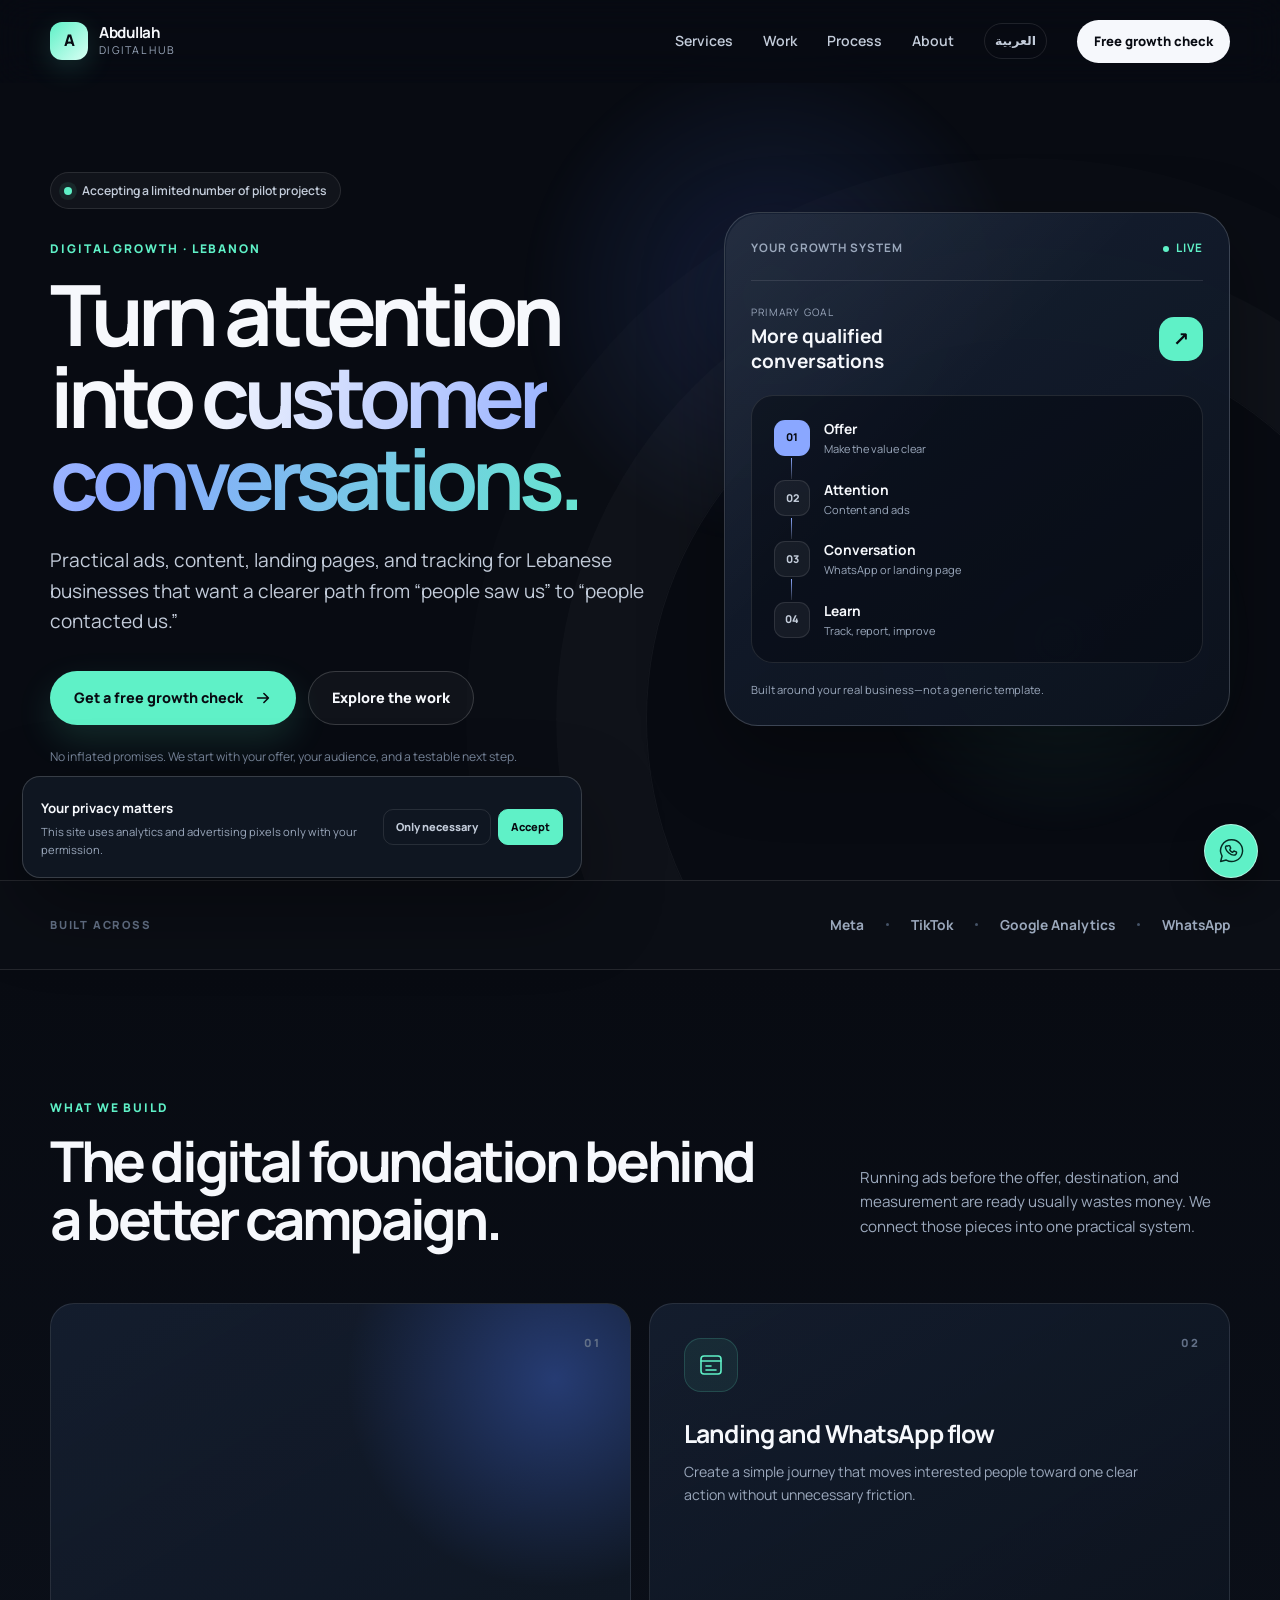
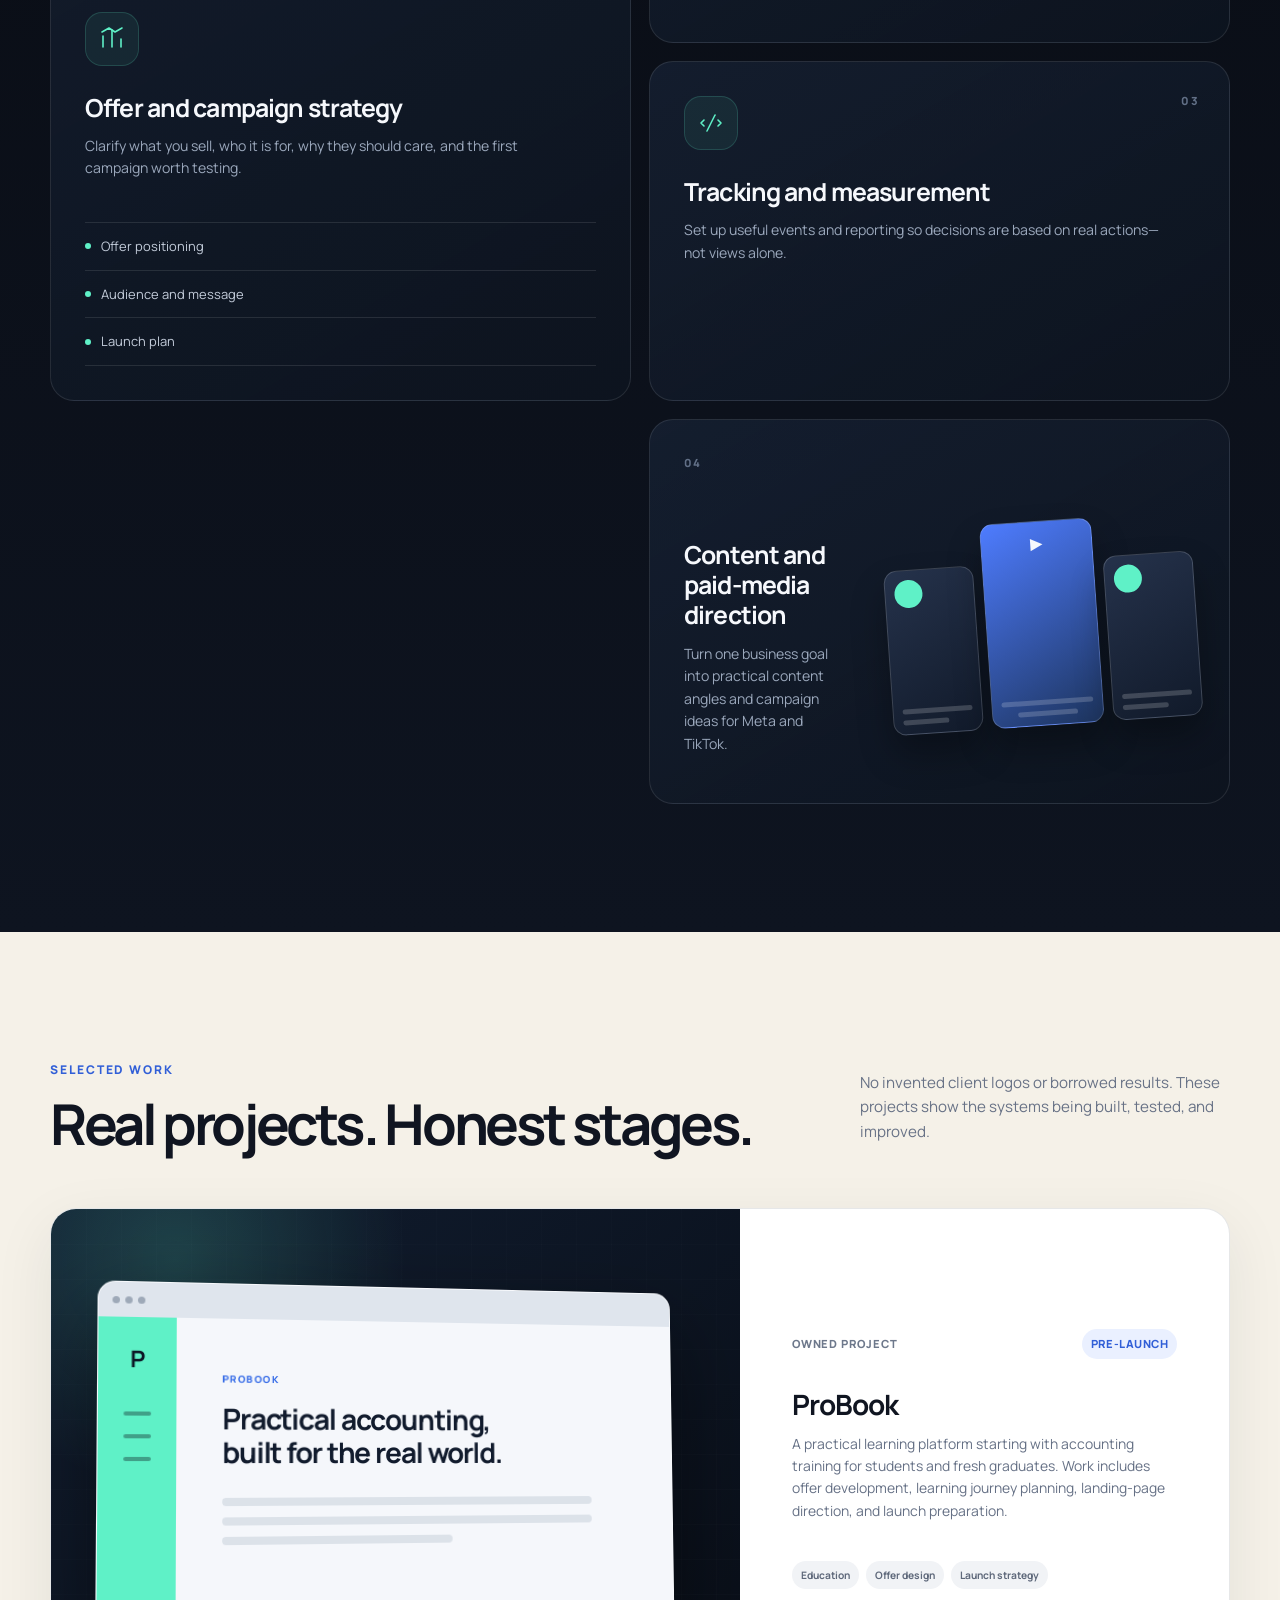
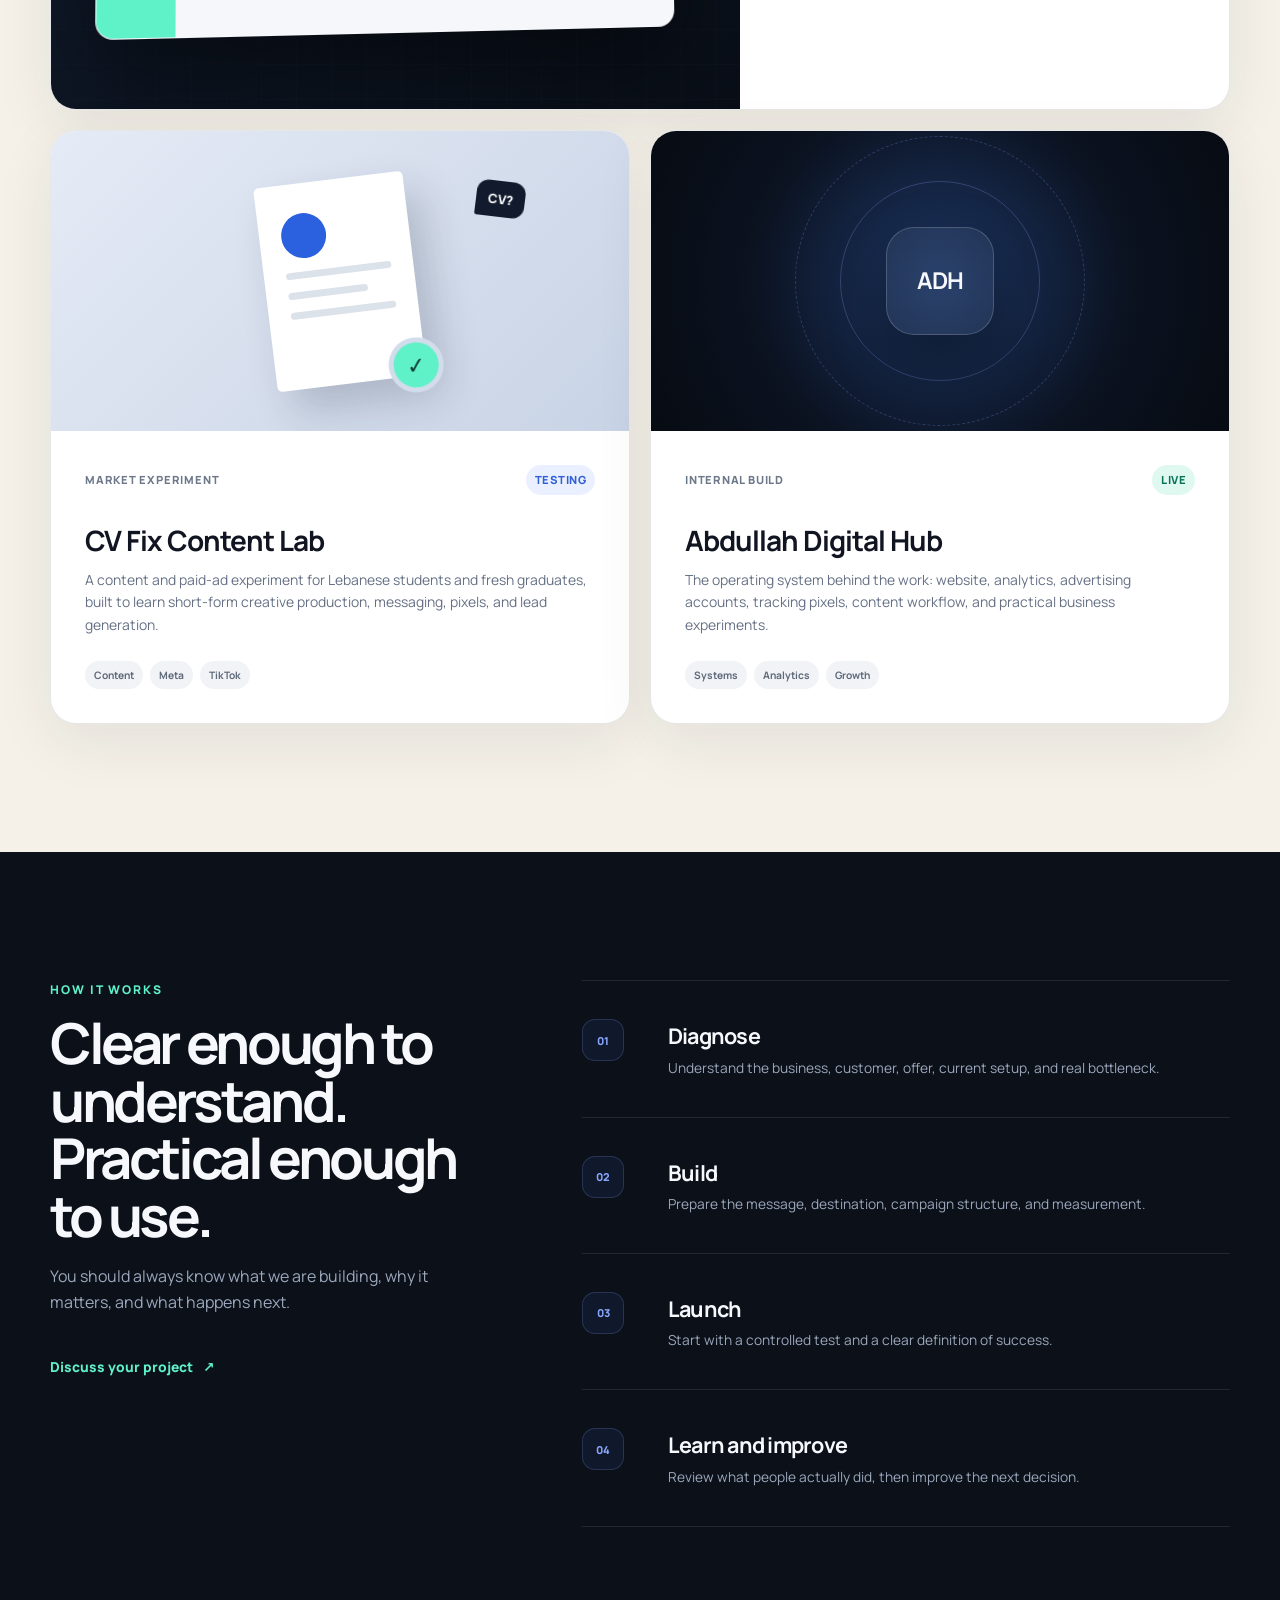
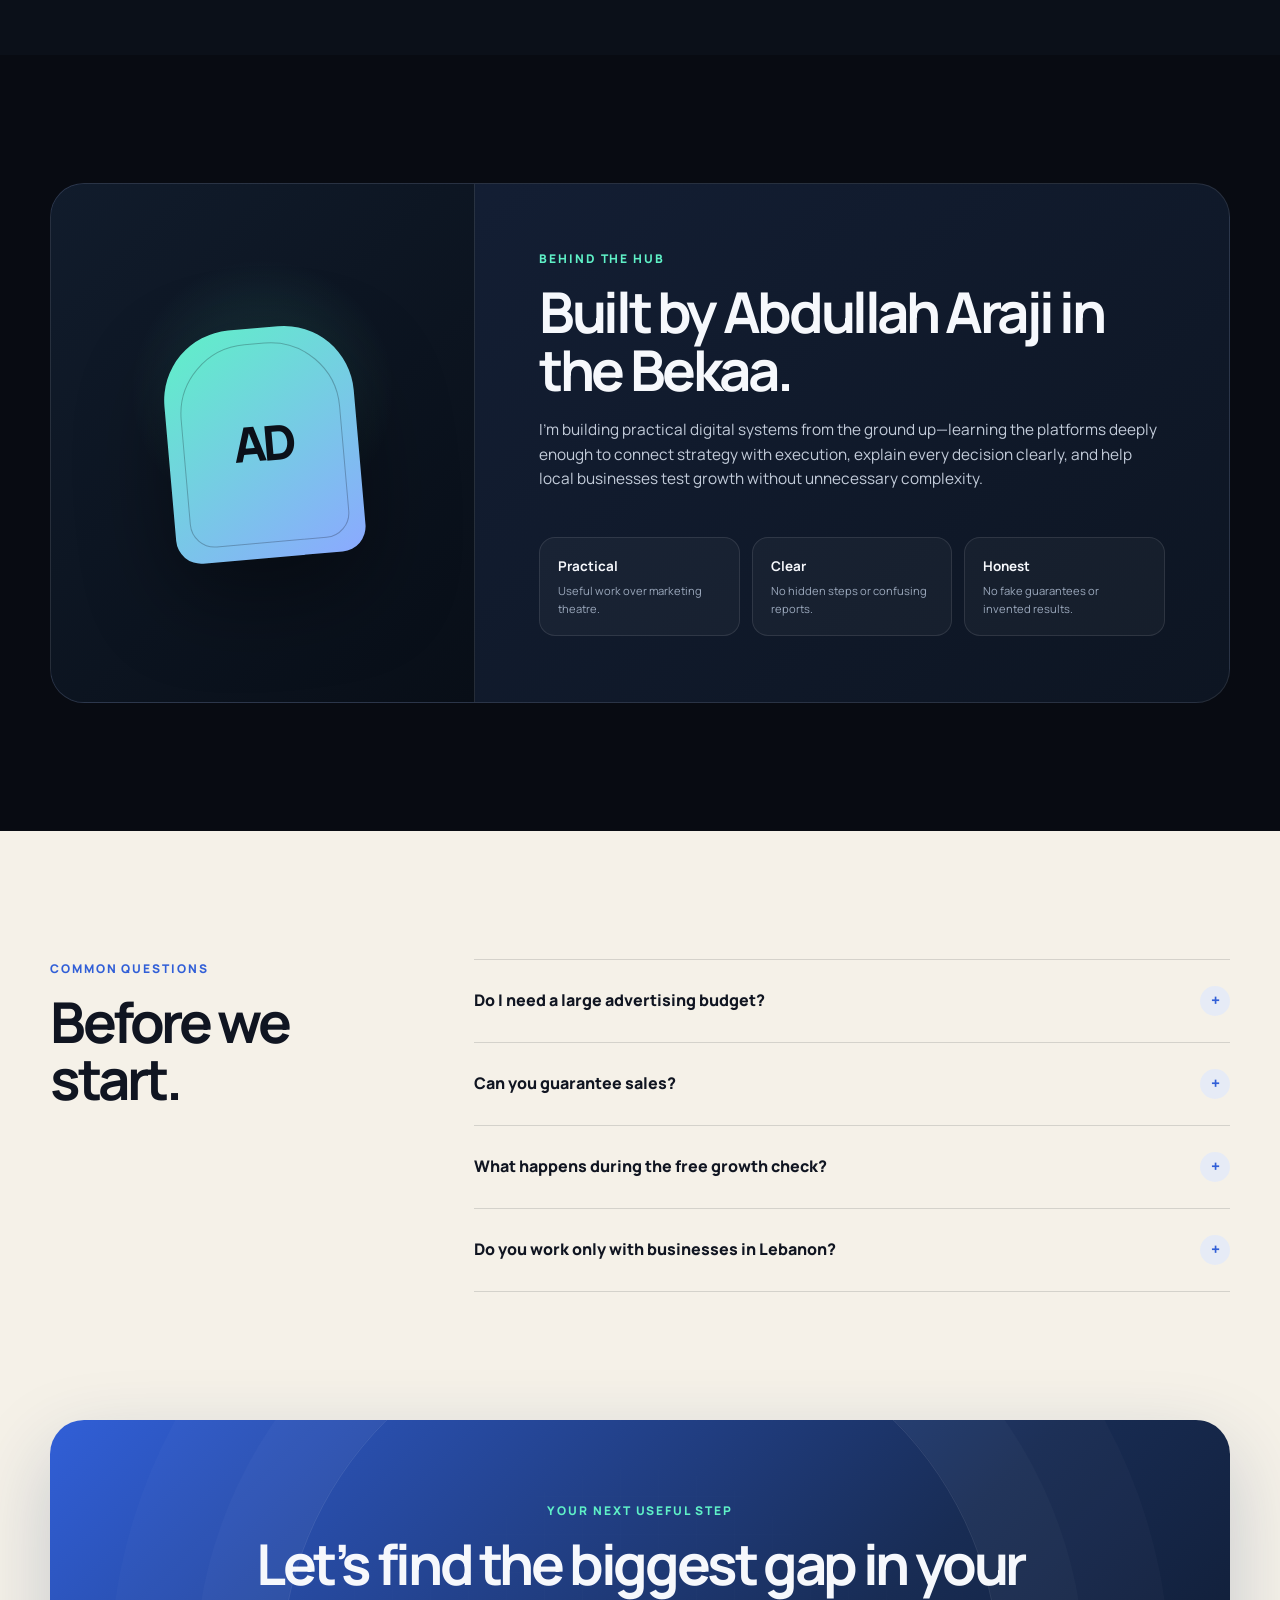
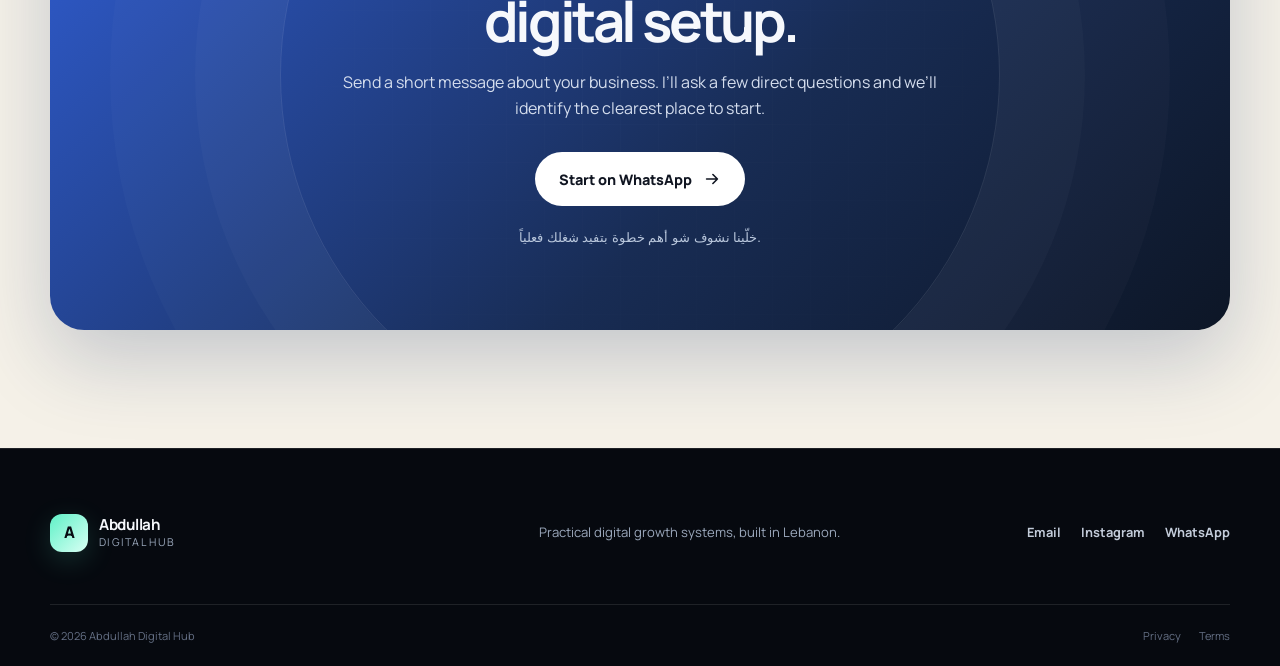
<file: index.html>
<!doctype html>
<html lang="en" dir="ltr">
<head>
  <meta charset="UTF-8">
  <meta name="viewport" content="width=device-width, initial-scale=1.0">
  <title>Digital Growth for Lebanese Businesses | Abdullah Digital Hub</title>
  <meta name="description" content="Practical ads, content, landing pages, and tracking for Lebanese businesses that want more customer conversations—not just more views.">
  <meta name="theme-color" content="#080b12">
  <link rel="canonical" href="https://bo2bakraraji.github.io/abdullah-digital-hub/">
  <link rel="icon" href="favicon.svg" type="image/svg+xml">
  <link rel="preconnect" href="https://fonts.googleapis.com">
  <link rel="preconnect" href="https://fonts.gstatic.com" crossorigin>
  <link href="https://fonts.googleapis.com/css2?family=Manrope:wght@400;500;600;700;800&display=swap" rel="stylesheet">
  <meta property="og:type" content="website">
  <meta property="og:title" content="Digital Growth for Lebanese Businesses | Abdullah Digital Hub">
  <meta property="og:description" content="Practical digital systems designed to turn attention into real customer conversations.">
  <meta property="og:url" content="https://bo2bakraraji.github.io/abdullah-digital-hub/">
  <meta property="og:site_name" content="Abdullah Digital Hub">
  <meta name="twitter:card" content="summary">
  <link rel="stylesheet" href="style.css?v=20260711-2">
  <script type="application/ld+json">
  {
    "@context": "https://schema.org",
    "@type": "ProfessionalService",
    "name": "Abdullah Digital Hub",
    "url": "https://bo2bakraraji.github.io/abdullah-digital-hub/",
    "email": "abdullaharaji67th@gmail.com",
    "telephone": "+9613341360",
    "areaServed": "Lebanon",
    "description": "Practical digital growth setup for Lebanese businesses, including ads, content direction, landing pages, and tracking."
  }
  </script>
</head>
<body>
  <a class="skip-link" href="#main">Skip to content</a>

  <header class="site-header" data-header>
    <nav class="nav container" aria-label="Main navigation">
      <a class="brand" href="#top" aria-label="Abdullah Digital Hub home">
        <span class="brand-mark" aria-hidden="true">A</span>
        <span class="brand-copy">
          <strong>Abdullah</strong>
          <small>Digital Hub</small>
        </span>
      </a>

      <button class="menu-toggle" type="button" aria-expanded="false" aria-controls="nav-menu" data-menu-toggle>
        <span class="sr-only">Open navigation</span>
        <span></span><span></span>
      </button>

      <div class="nav-menu" id="nav-menu" data-menu>
        <a href="#services" data-i18n="nav.services">Services</a>
        <a href="#work" data-i18n="nav.work">Work</a>
        <a href="#process" data-i18n="nav.process">Process</a>
        <a href="#about" data-i18n="nav.about">About</a>
        <button class="language-toggle" type="button" data-language-toggle aria-label="Switch language">العربية</button>
        <a class="nav-cta" href="https://wa.me/9613341360?text=Hi%20Abdullah%2C%20I%27d%20like%20a%20free%20growth%20check%20for%20my%20business." target="_blank" rel="noopener" data-track="whatsapp-nav" data-i18n="nav.cta">Free growth check</a>
      </div>
    </nav>
  </header>

  <main id="main">
    <section class="hero" id="top">
      <div class="hero-glow hero-glow-one" aria-hidden="true"></div>
      <div class="hero-glow hero-glow-two" aria-hidden="true"></div>
      <div class="container hero-grid">
        <div class="hero-copy reveal">
          <div class="availability">
            <span class="pulse" aria-hidden="true"></span>
            <span data-i18n="hero.availability">Accepting a limited number of pilot projects</span>
          </div>
          <p class="eyebrow" data-i18n="hero.eyebrow">Digital growth · Lebanon</p>
          <h1 data-i18n="hero.title">Turn attention into <span>customer conversations.</span></h1>
          <p class="hero-subtitle" data-i18n="hero.subtitle">Practical ads, content, landing pages, and tracking for Lebanese businesses that want a clearer path from “people saw us” to “people contacted us.”</p>
          <div class="hero-actions">
            <a class="button button-primary" href="https://wa.me/9613341360?text=Hi%20Abdullah%2C%20I%27d%20like%20a%20free%20growth%20check%20for%20my%20business." target="_blank" rel="noopener" data-track="whatsapp-hero">
              <span data-i18n="hero.primary">Get a free growth check</span>
              <svg viewBox="0 0 20 20" aria-hidden="true"><path d="M4 10h12M11 5l5 5-5 5"/></svg>
            </a>
            <a class="button button-secondary" href="#work" data-i18n="hero.secondary">Explore the work</a>
          </div>
          <p class="hero-note" data-i18n="hero.note">No inflated promises. We start with your offer, your audience, and a testable next step.</p>
        </div>

        <div class="system-card reveal" aria-label="A four-step digital growth system">
          <div class="system-card-top">
            <span data-i18n="system.label">Your growth system</span>
            <span class="live-indicator"><i></i><span data-i18n="system.live">LIVE</span></span>
          </div>
          <div class="system-score">
            <div>
              <small data-i18n="system.goalLabel">PRIMARY GOAL</small>
              <strong data-i18n="system.goal">More qualified conversations</strong>
            </div>
            <span class="score-icon" aria-hidden="true">↗</span>
          </div>
          <div class="system-flow">
            <div class="flow-step active">
              <span>01</span>
              <div><strong data-i18n="system.offer">Offer</strong><small data-i18n="system.offerText">Make the value clear</small></div>
            </div>
            <div class="flow-line"><i></i></div>
            <div class="flow-step">
              <span>02</span>
              <div><strong data-i18n="system.attention">Attention</strong><small data-i18n="system.attentionText">Content and ads</small></div>
            </div>
            <div class="flow-line"><i></i></div>
            <div class="flow-step">
              <span>03</span>
              <div><strong data-i18n="system.conversation">Conversation</strong><small data-i18n="system.conversationText">WhatsApp or landing page</small></div>
            </div>
            <div class="flow-line"><i></i></div>
            <div class="flow-step">
              <span>04</span>
              <div><strong data-i18n="system.learn">Learn</strong><small data-i18n="system.learnText">Track, report, improve</small></div>
            </div>
          </div>
          <div class="system-footer">
            <span data-i18n="system.footer">Built around your real business—not a generic template.</span>
          </div>
        </div>
      </div>
    </section>

    <section class="platform-strip" aria-label="Platforms and channels">
      <div class="container platform-row">
        <span data-i18n="platforms.label">Built across</span>
        <div class="platforms">
          <strong>Meta</strong><i></i><strong>TikTok</strong><i></i><strong>Google Analytics</strong><i></i><strong>WhatsApp</strong>
        </div>
      </div>
    </section>

    <section class="section services" id="services">
      <div class="container">
        <div class="section-intro reveal">
          <div>
            <p class="eyebrow" data-i18n="services.eyebrow">What we build</p>
            <h2 data-i18n="services.title">The digital foundation behind a better campaign.</h2>
          </div>
          <p data-i18n="services.intro">Running ads before the offer, destination, and measurement are ready usually wastes money. We connect those pieces into one practical system.</p>
        </div>

        <div class="bento-grid">
          <article class="service-card service-card-featured reveal">
            <div class="card-number">01</div>
            <div class="service-icon" aria-hidden="true">
              <svg viewBox="0 0 28 28"><path d="M5 22V11m9 11V5m9 17v-8"/><path d="m4 7 7-4 6 4 7-4"/></svg>
            </div>
            <h3 data-i18n="services.strategyTitle">Offer and campaign strategy</h3>
            <p data-i18n="services.strategyText">Clarify what you sell, who it is for, why they should care, and the first campaign worth testing.</p>
            <ul>
              <li data-i18n="services.strategyOne">Offer positioning</li>
              <li data-i18n="services.strategyTwo">Audience and message</li>
              <li data-i18n="services.strategyThree">Launch plan</li>
            </ul>
          </article>

          <article class="service-card reveal">
            <div class="card-number">02</div>
            <div class="service-icon" aria-hidden="true">
              <svg viewBox="0 0 28 28"><rect x="4" y="5" width="20" height="18" rx="3"/><path d="M4 10h20M9 15h5M9 19h10"/></svg>
            </div>
            <h3 data-i18n="services.funnelTitle">Landing and WhatsApp flow</h3>
            <p data-i18n="services.funnelText">Create a simple journey that moves interested people toward one clear action without unnecessary friction.</p>
          </article>

          <article class="service-card reveal">
            <div class="card-number">03</div>
            <div class="service-icon" aria-hidden="true">
              <svg viewBox="0 0 28 28"><path d="M7 17 4 14l3-3M21 11l3 3-3 3"/><path d="M10 22 18 6"/></svg>
            </div>
            <h3 data-i18n="services.trackingTitle">Tracking and measurement</h3>
            <p data-i18n="services.trackingText">Set up useful events and reporting so decisions are based on real actions—not views alone.</p>
          </article>

          <article class="service-card service-card-wide reveal">
            <div class="wide-copy">
              <div class="card-number">04</div>
              <h3 data-i18n="services.contentTitle">Content and paid-media direction</h3>
              <p data-i18n="services.contentText">Turn one business goal into practical content angles and campaign ideas for Meta and TikTok.</p>
            </div>
            <div class="content-preview" aria-hidden="true">
              <div class="preview-post"><span></span><i></i><i></i></div>
              <div class="preview-post preview-post-main"><b>▶</b><i></i><i></i></div>
              <div class="preview-post"><span></span><i></i><i></i></div>
            </div>
          </article>
        </div>
      </div>
    </section>

    <section class="section work" id="work">
      <div class="container">
        <div class="section-intro reveal">
          <div>
            <p class="eyebrow" data-i18n="work.eyebrow">Selected work</p>
            <h2 data-i18n="work.title">Real projects. Honest stages.</h2>
          </div>
          <p data-i18n="work.intro">No invented client logos or borrowed results. These projects show the systems being built, tested, and improved.</p>
        </div>

        <div class="project-grid">
          <article class="project-card project-main reveal">
            <div class="project-visual probook-visual" aria-hidden="true">
              <div class="probook-window">
                <div class="window-bar"><i></i><i></i><i></i></div>
                <div class="probook-layout">
                  <div class="probook-sidebar"><strong>P</strong><span></span><span></span><span></span></div>
                  <div class="probook-content"><small>PROBOOK</small><strong>Practical accounting,<br>built for the real world.</strong><i></i><i></i><i></i></div>
                </div>
              </div>
            </div>
            <div class="project-copy">
              <div class="project-meta">
                <span data-i18n="work.owned">Owned project</span>
                <span class="status" data-i18n="work.prelaunch">Pre-launch</span>
              </div>
              <h3>ProBook</h3>
              <p data-i18n="work.probookText">A practical learning platform starting with accounting training for students and fresh graduates. Work includes offer development, learning journey planning, landing-page direction, and launch preparation.</p>
              <div class="tags"><span>Education</span><span>Offer design</span><span>Launch strategy</span></div>
            </div>
          </article>

          <article class="project-card reveal">
            <div class="project-mini-visual cv-visual" aria-hidden="true">
              <div class="cv-paper"><span></span><i></i><i></i><i></i><b>✓</b></div>
              <div class="reaction-bubble">CV?</div>
            </div>
            <div class="project-copy">
              <div class="project-meta"><span data-i18n="work.experiment">Market experiment</span><span class="status" data-i18n="work.testing">Testing</span></div>
              <h3>CV Fix Content Lab</h3>
              <p data-i18n="work.cvText">A content and paid-ad experiment for Lebanese students and fresh graduates, built to learn short-form creative production, messaging, pixels, and lead generation.</p>
              <div class="tags"><span>Content</span><span>Meta</span><span>TikTok</span></div>
            </div>
          </article>

          <article class="project-card reveal">
            <div class="project-mini-visual hub-visual" aria-hidden="true">
              <div class="hub-orbit orbit-one"></div><div class="hub-orbit orbit-two"></div><strong>ADH</strong>
            </div>
            <div class="project-copy">
              <div class="project-meta"><span data-i18n="work.internal">Internal build</span><span class="status status-live" data-i18n="work.live">Live</span></div>
              <h3>Abdullah Digital Hub</h3>
              <p data-i18n="work.hubText">The operating system behind the work: website, analytics, advertising accounts, tracking pixels, content workflow, and practical business experiments.</p>
              <div class="tags"><span>Systems</span><span>Analytics</span><span>Growth</span></div>
            </div>
          </article>
        </div>
      </div>
    </section>

    <section class="section process" id="process">
      <div class="container process-grid">
        <div class="process-intro reveal">
          <p class="eyebrow" data-i18n="process.eyebrow">How it works</p>
          <h2 data-i18n="process.title">Clear enough to understand. Practical enough to use.</h2>
          <p data-i18n="process.intro">You should always know what we are building, why it matters, and what happens next.</p>
          <a class="text-link" href="https://wa.me/9613341360?text=Hi%20Abdullah%2C%20I%27d%20like%20to%20discuss%20a%20digital%20growth%20project." target="_blank" rel="noopener" data-track="whatsapp-process"><span data-i18n="process.link">Discuss your project</span><span>↗</span></a>
        </div>
        <ol class="process-list">
          <li class="reveal"><span>01</span><div><h3 data-i18n="process.discoverTitle">Diagnose</h3><p data-i18n="process.discoverText">Understand the business, customer, offer, current setup, and real bottleneck.</p></div></li>
          <li class="reveal"><span>02</span><div><h3 data-i18n="process.buildTitle">Build</h3><p data-i18n="process.buildText">Prepare the message, destination, campaign structure, and measurement.</p></div></li>
          <li class="reveal"><span>03</span><div><h3 data-i18n="process.launchTitle">Launch</h3><p data-i18n="process.launchText">Start with a controlled test and a clear definition of success.</p></div></li>
          <li class="reveal"><span>04</span><div><h3 data-i18n="process.learnTitle">Learn and improve</h3><p data-i18n="process.learnText">Review what people actually did, then improve the next decision.</p></div></li>
        </ol>
      </div>
    </section>

    <section class="section about" id="about">
      <div class="container about-card reveal">
        <div class="about-mark" aria-hidden="true"><span>AD</span></div>
        <div class="about-copy">
          <p class="eyebrow" data-i18n="about.eyebrow">Behind the hub</p>
          <h2 data-i18n="about.title">Built by Abdullah Araji in the Bekaa.</h2>
          <p data-i18n="about.text">I’m building practical digital systems from the ground up—learning the platforms deeply enough to connect strategy with execution, explain every decision clearly, and help local businesses test growth without unnecessary complexity.</p>
          <div class="principles">
            <div><strong data-i18n="about.practical">Practical</strong><span data-i18n="about.practicalText">Useful work over marketing theatre.</span></div>
            <div><strong data-i18n="about.clear">Clear</strong><span data-i18n="about.clearText">No hidden steps or confusing reports.</span></div>
            <div><strong data-i18n="about.honest">Honest</strong><span data-i18n="about.honestText">No fake guarantees or invented results.</span></div>
          </div>
        </div>
      </div>
    </section>

    <section class="section faq" id="faq">
      <div class="container faq-grid">
        <div class="reveal">
          <p class="eyebrow" data-i18n="faq.eyebrow">Common questions</p>
          <h2 data-i18n="faq.title">Before we start.</h2>
        </div>
        <div class="faq-list">
          <details class="reveal">
            <summary><span data-i18n="faq.oneQuestion">Do I need a large advertising budget?</span><i>+</i></summary>
            <p data-i18n="faq.oneAnswer">No. The first goal is to make sure the offer and customer journey deserve a larger budget. We can begin with a focused pilot and define the budget before anything launches.</p>
          </details>
          <details class="reveal">
            <summary><span data-i18n="faq.twoQuestion">Can you guarantee sales?</span><i>+</i></summary>
            <p data-i18n="faq.twoAnswer">No honest marketer can guarantee sales. I can guarantee a clear setup, transparent work, tracked actions, and decisions based on what the test teaches us.</p>
          </details>
          <details class="reveal">
            <summary><span data-i18n="faq.threeQuestion">What happens during the free growth check?</span><i>+</i></summary>
            <p data-i18n="faq.threeAnswer">We look at your business, current online presence, offer, and main goal. You leave with the most important next step—even if we decide not to work together.</p>
          </details>
          <details class="reveal">
            <summary><span data-i18n="faq.fourQuestion">Do you work only with businesses in Lebanon?</span><i>+</i></summary>
            <p data-i18n="faq.fourAnswer">Lebanese local businesses are the current focus because local context matters, but online projects can also be considered when the fit is right.</p>
          </details>
        </div>
      </div>
    </section>

    <section class="final-cta" id="contact">
      <div class="container cta-card reveal">
        <div class="cta-orbit" aria-hidden="true"></div>
        <p class="eyebrow" data-i18n="cta.eyebrow">Your next useful step</p>
        <h2 data-i18n="cta.title">Let’s find the biggest gap in your digital setup.</h2>
        <p data-i18n="cta.text">Send a short message about your business. I’ll ask a few direct questions and we’ll identify the clearest place to start.</p>
        <a class="button button-light" href="https://wa.me/9613341360?text=Hi%20Abdullah%2C%20I%27d%20like%20a%20free%20growth%20check%20for%20my%20business." target="_blank" rel="noopener" data-track="whatsapp-final">
          <span data-i18n="cta.button">Start on WhatsApp</span>
          <svg viewBox="0 0 20 20" aria-hidden="true"><path d="M4 10h12M11 5l5 5-5 5"/></svg>
        </a>
        <p class="arabic-line">خلّينا نشوف شو أهم خطوة بتفيد شغلك فعلياً.</p>
      </div>
    </section>
  </main>

  <footer class="site-footer">
    <div class="container footer-main">
      <a class="brand footer-brand" href="#top">
        <span class="brand-mark" aria-hidden="true">A</span>
        <span class="brand-copy"><strong>Abdullah</strong><small>Digital Hub</small></span>
      </a>
      <p data-i18n="footer.line">Practical digital growth systems, built in Lebanon.</p>
      <div class="footer-social">
        <a href="mailto:abdullaharaji67th@gmail.com" data-track="email">Email</a>
        <a href="https://www.instagram.com/cvfixbyabdullah" target="_blank" rel="noopener" data-track="instagram">Instagram</a>
        <a href="https://wa.me/9613341360" target="_blank" rel="noopener" data-track="whatsapp-footer">WhatsApp</a>
      </div>
    </div>
    <div class="container footer-bottom">
      <p>© 2026 Abdullah Digital Hub</p>
      <div><a href="privacy.html">Privacy</a><a href="terms.html">Terms</a></div>
    </div>
  </footer>

  <a class="whatsapp-float" href="https://wa.me/9613341360?text=Hi%20Abdullah%2C%20I%27d%20like%20to%20discuss%20my%20business." target="_blank" rel="noopener" aria-label="Contact Abdullah on WhatsApp" data-track="whatsapp-floating">
    <svg viewBox="0 0 32 32" aria-hidden="true"><path d="M16 3a12 12 0 0 0-10.4 18l-1.6 6 6.2-1.6A12 12 0 1 0 16 3Z"/><path d="M12 10c.2-.5.5-.5.8-.5h.7c.2 0 .5.1.6.5l.9 2c.1.3.1.5-.1.8l-.7.9c-.2.2-.2.4 0 .7.6 1 1.4 1.8 2.4 2.4.3.2.5.2.7 0l1-1.1c.2-.3.5-.3.8-.2l2 .9c.3.2.5.3.5.6 0 .5-.2 1.5-.7 2-.5.6-1.5 1-2.3 1-1.2 0-3.5-.7-5.8-2.7-1.8-1.6-3-3.6-3.3-4.8-.3-1.1 0-2 .5-2.5Z"/></svg>
  </a>

  <aside class="consent" data-consent hidden aria-label="Cookie preferences">
    <div>
      <strong data-i18n="consent.title">Your privacy matters</strong>
      <p data-i18n="consent.text">This site uses analytics and advertising pixels only with your permission.</p>
    </div>
    <div class="consent-actions">
      <button type="button" class="consent-reject" data-consent-reject data-i18n="consent.reject">Only necessary</button>
      <button type="button" class="consent-accept" data-consent-accept data-i18n="consent.accept">Accept</button>
    </div>
  </aside>

  <script src="script.js?v=20260711-2" defer></script>
</body>
</html>
</file>
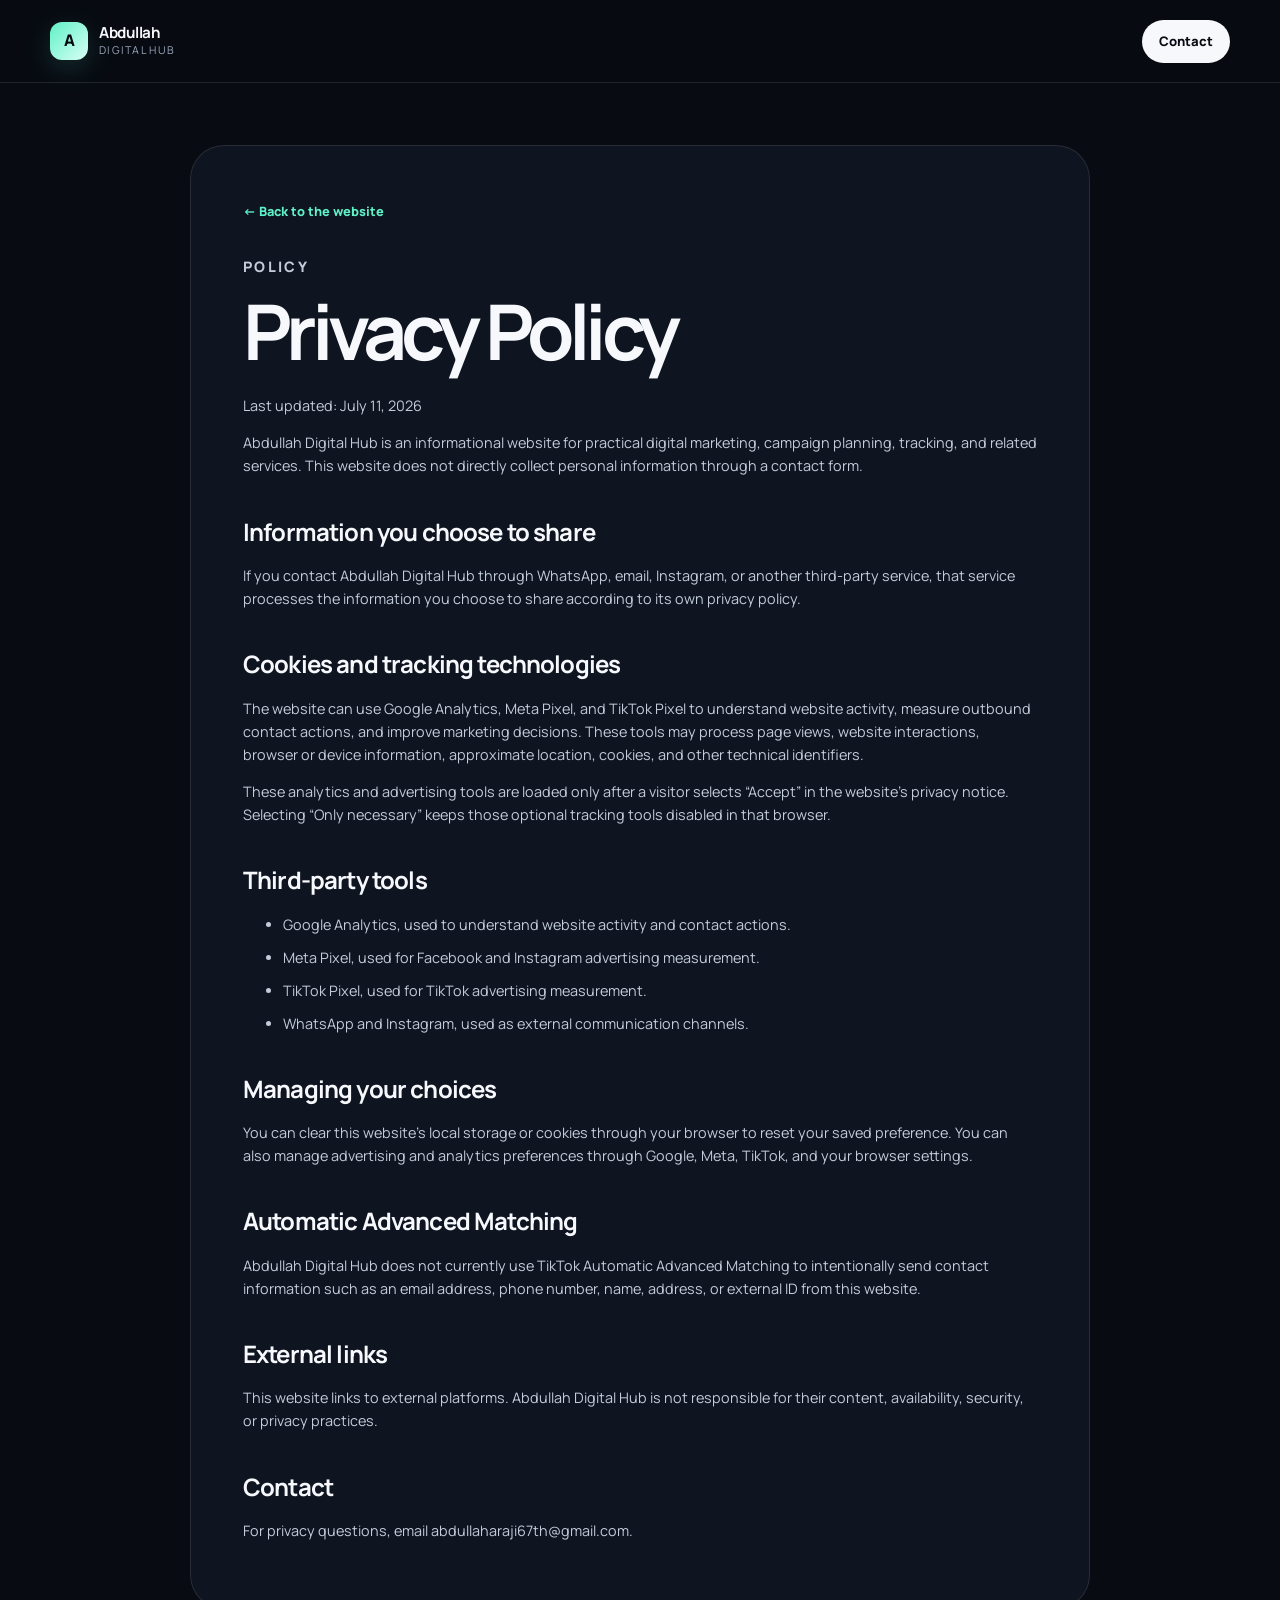
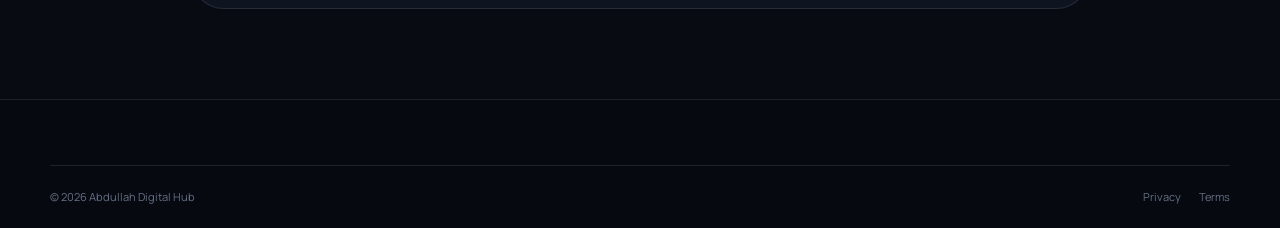
<file: privacy.html>
<!doctype html>
<html lang="en" dir="ltr">
<head>
  <meta charset="UTF-8">
  <meta name="viewport" content="width=device-width, initial-scale=1.0">
  <title>Privacy Policy | Abdullah Digital Hub</title>
  <meta name="description" content="Privacy Policy for Abdullah Digital Hub.">
  <meta name="theme-color" content="#080b12">
  <link rel="icon" href="favicon.svg" type="image/svg+xml">
  <link rel="preconnect" href="https://fonts.googleapis.com">
  <link rel="preconnect" href="https://fonts.gstatic.com" crossorigin>
  <link href="https://fonts.googleapis.com/css2?family=Manrope:wght@400;500;600;700;800&display=swap" rel="stylesheet">
  <link rel="stylesheet" href="style.css?v=20260711-2">
</head>
<body class="legal-page">
  <header class="site-header scrolled">
    <nav class="nav container" aria-label="Main navigation">
      <a class="brand" href="index.html" aria-label="Abdullah Digital Hub home">
        <span class="brand-mark" aria-hidden="true">A</span>
        <span class="brand-copy"><strong>Abdullah</strong><small>Digital Hub</small></span>
      </a>
      <a class="nav-cta" href="index.html#contact">Contact</a>
    </nav>
  </header>

  <main class="legal-main">
    <article class="container legal-card">
      <a class="legal-back" href="index.html">← Back to the website</a>
      <p class="eyebrow">Policy</p>
      <h1>Privacy Policy</h1>
      <p>Last updated: July 11, 2026</p>

      <p>Abdullah Digital Hub is an informational website for practical digital marketing, campaign planning, tracking, and related services. This website does not directly collect personal information through a contact form.</p>

      <h2>Information you choose to share</h2>
      <p>If you contact Abdullah Digital Hub through WhatsApp, email, Instagram, or another third-party service, that service processes the information you choose to share according to its own privacy policy.</p>

      <h2>Cookies and tracking technologies</h2>
      <p>The website can use Google Analytics, Meta Pixel, and TikTok Pixel to understand website activity, measure outbound contact actions, and improve marketing decisions. These tools may process page views, website interactions, browser or device information, approximate location, cookies, and other technical identifiers.</p>
      <p>These analytics and advertising tools are loaded only after a visitor selects “Accept” in the website’s privacy notice. Selecting “Only necessary” keeps those optional tracking tools disabled in that browser.</p>

      <h2>Third-party tools</h2>
      <ul>
        <li>Google Analytics, used to understand website activity and contact actions.</li>
        <li>Meta Pixel, used for Facebook and Instagram advertising measurement.</li>
        <li>TikTok Pixel, used for TikTok advertising measurement.</li>
        <li>WhatsApp and Instagram, used as external communication channels.</li>
      </ul>

      <h2>Managing your choices</h2>
      <p>You can clear this website’s local storage or cookies through your browser to reset your saved preference. You can also manage advertising and analytics preferences through Google, Meta, TikTok, and your browser settings.</p>

      <h2>Automatic Advanced Matching</h2>
      <p>Abdullah Digital Hub does not currently use TikTok Automatic Advanced Matching to intentionally send contact information such as an email address, phone number, name, address, or external ID from this website.</p>

      <h2>External links</h2>
      <p>This website links to external platforms. Abdullah Digital Hub is not responsible for their content, availability, security, or privacy practices.</p>

      <h2>Contact</h2>
      <p>For privacy questions, email <a href="mailto:abdullaharaji67th@gmail.com">abdullaharaji67th@gmail.com</a>.</p>
    </article>
  </main>

  <footer class="site-footer">
    <div class="container footer-bottom">
      <p>© 2026 Abdullah Digital Hub</p>
      <div><a href="privacy.html">Privacy</a><a href="terms.html">Terms</a></div>
    </div>
  </footer>
  <script src="script.js?v=20260711-2" defer></script>
</body>
</html>
</file>
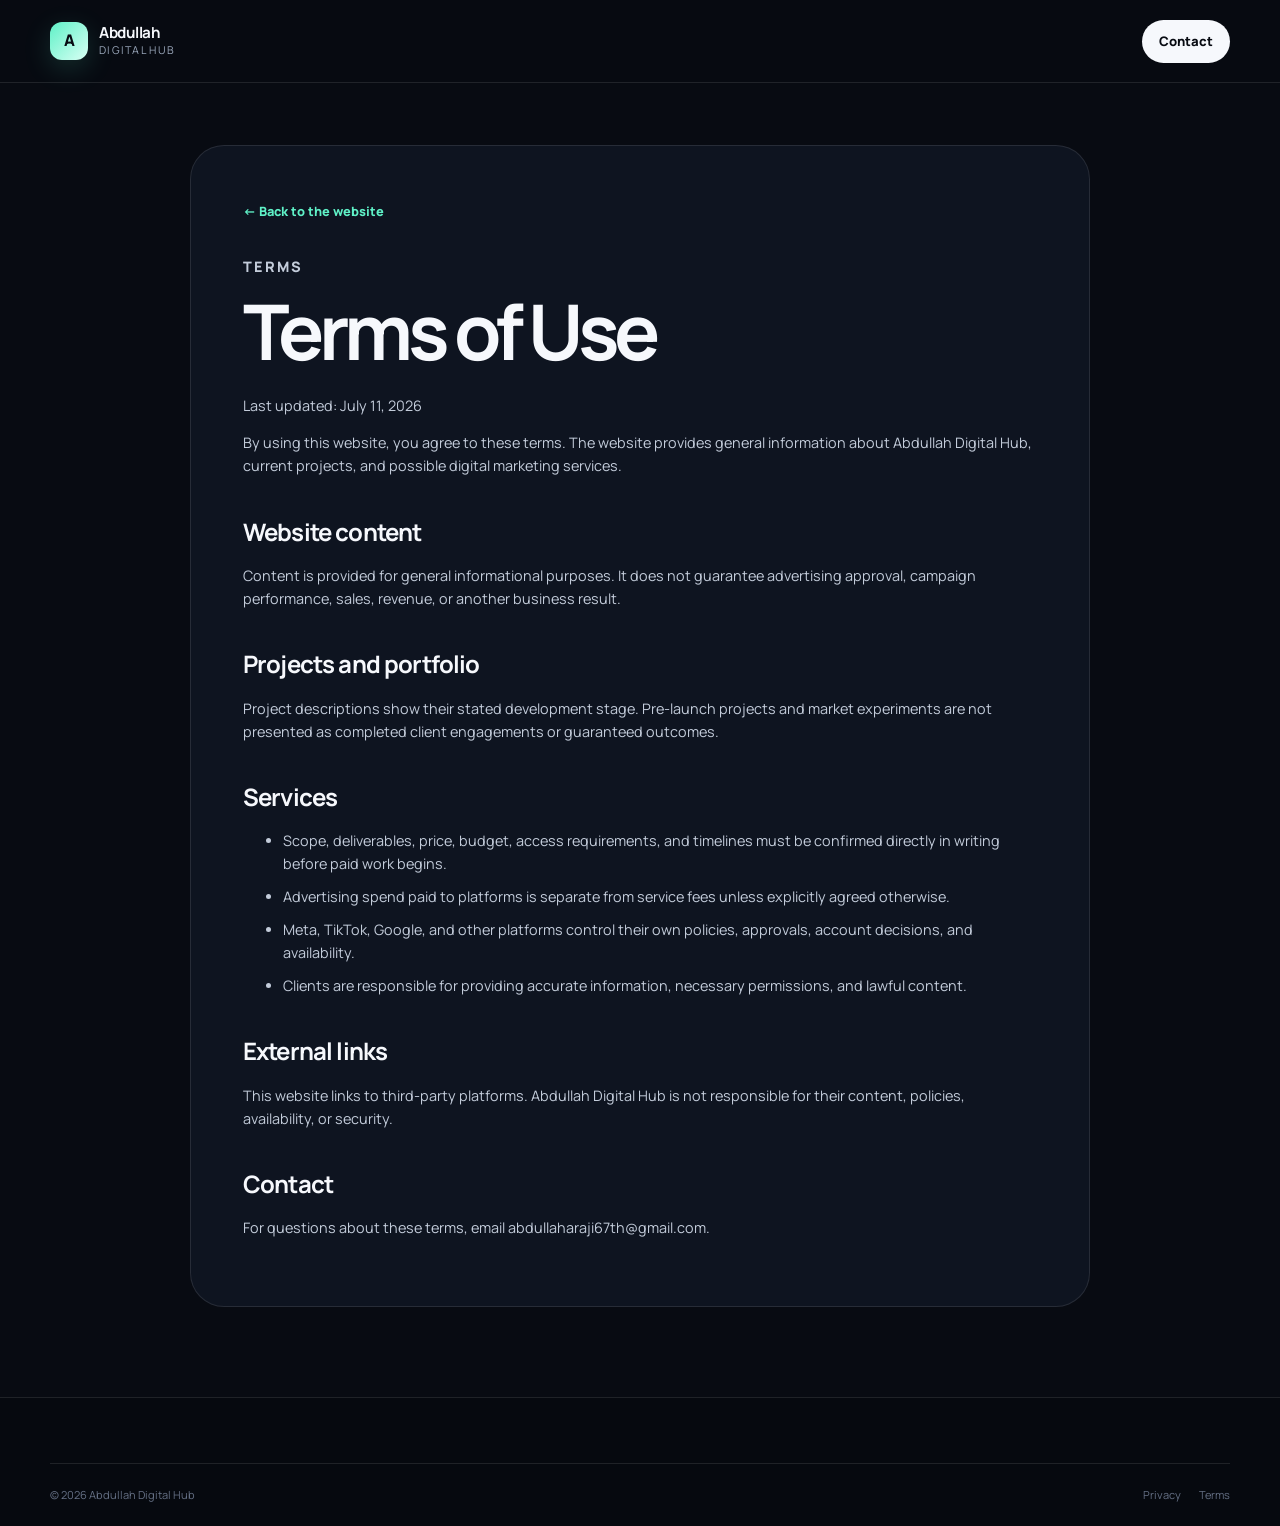
<file: terms.html>
<!doctype html>
<html lang="en" dir="ltr">
<head>
  <meta charset="UTF-8">
  <meta name="viewport" content="width=device-width, initial-scale=1.0">
  <title>Terms of Use | Abdullah Digital Hub</title>
  <meta name="description" content="Terms of Use for Abdullah Digital Hub.">
  <meta name="theme-color" content="#080b12">
  <link rel="icon" href="favicon.svg" type="image/svg+xml">
  <link rel="preconnect" href="https://fonts.googleapis.com">
  <link rel="preconnect" href="https://fonts.gstatic.com" crossorigin>
  <link href="https://fonts.googleapis.com/css2?family=Manrope:wght@400;500;600;700;800&display=swap" rel="stylesheet">
  <link rel="stylesheet" href="style.css?v=20260711-2">
</head>
<body class="legal-page">
  <header class="site-header scrolled">
    <nav class="nav container" aria-label="Main navigation">
      <a class="brand" href="index.html" aria-label="Abdullah Digital Hub home">
        <span class="brand-mark" aria-hidden="true">A</span>
        <span class="brand-copy"><strong>Abdullah</strong><small>Digital Hub</small></span>
      </a>
      <a class="nav-cta" href="index.html#contact">Contact</a>
    </nav>
  </header>

  <main class="legal-main">
    <article class="container legal-card">
      <a class="legal-back" href="index.html">← Back to the website</a>
      <p class="eyebrow">Terms</p>
      <h1>Terms of Use</h1>
      <p>Last updated: July 11, 2026</p>

      <p>By using this website, you agree to these terms. The website provides general information about Abdullah Digital Hub, current projects, and possible digital marketing services.</p>

      <h2>Website content</h2>
      <p>Content is provided for general informational purposes. It does not guarantee advertising approval, campaign performance, sales, revenue, or another business result.</p>

      <h2>Projects and portfolio</h2>
      <p>Project descriptions show their stated development stage. Pre-launch projects and market experiments are not presented as completed client engagements or guaranteed outcomes.</p>

      <h2>Services</h2>
      <ul>
        <li>Scope, deliverables, price, budget, access requirements, and timelines must be confirmed directly in writing before paid work begins.</li>
        <li>Advertising spend paid to platforms is separate from service fees unless explicitly agreed otherwise.</li>
        <li>Meta, TikTok, Google, and other platforms control their own policies, approvals, account decisions, and availability.</li>
        <li>Clients are responsible for providing accurate information, necessary permissions, and lawful content.</li>
      </ul>

      <h2>External links</h2>
      <p>This website links to third-party platforms. Abdullah Digital Hub is not responsible for their content, policies, availability, or security.</p>

      <h2>Contact</h2>
      <p>For questions about these terms, email <a href="mailto:abdullaharaji67th@gmail.com">abdullaharaji67th@gmail.com</a>.</p>
    </article>
  </main>

  <footer class="site-footer">
    <div class="container footer-bottom">
      <p>© 2026 Abdullah Digital Hub</p>
      <div><a href="privacy.html">Privacy</a><a href="terms.html">Terms</a></div>
    </div>
  </footer>
  <script src="script.js?v=20260711-2" defer></script>
</body>
</html>
</file>
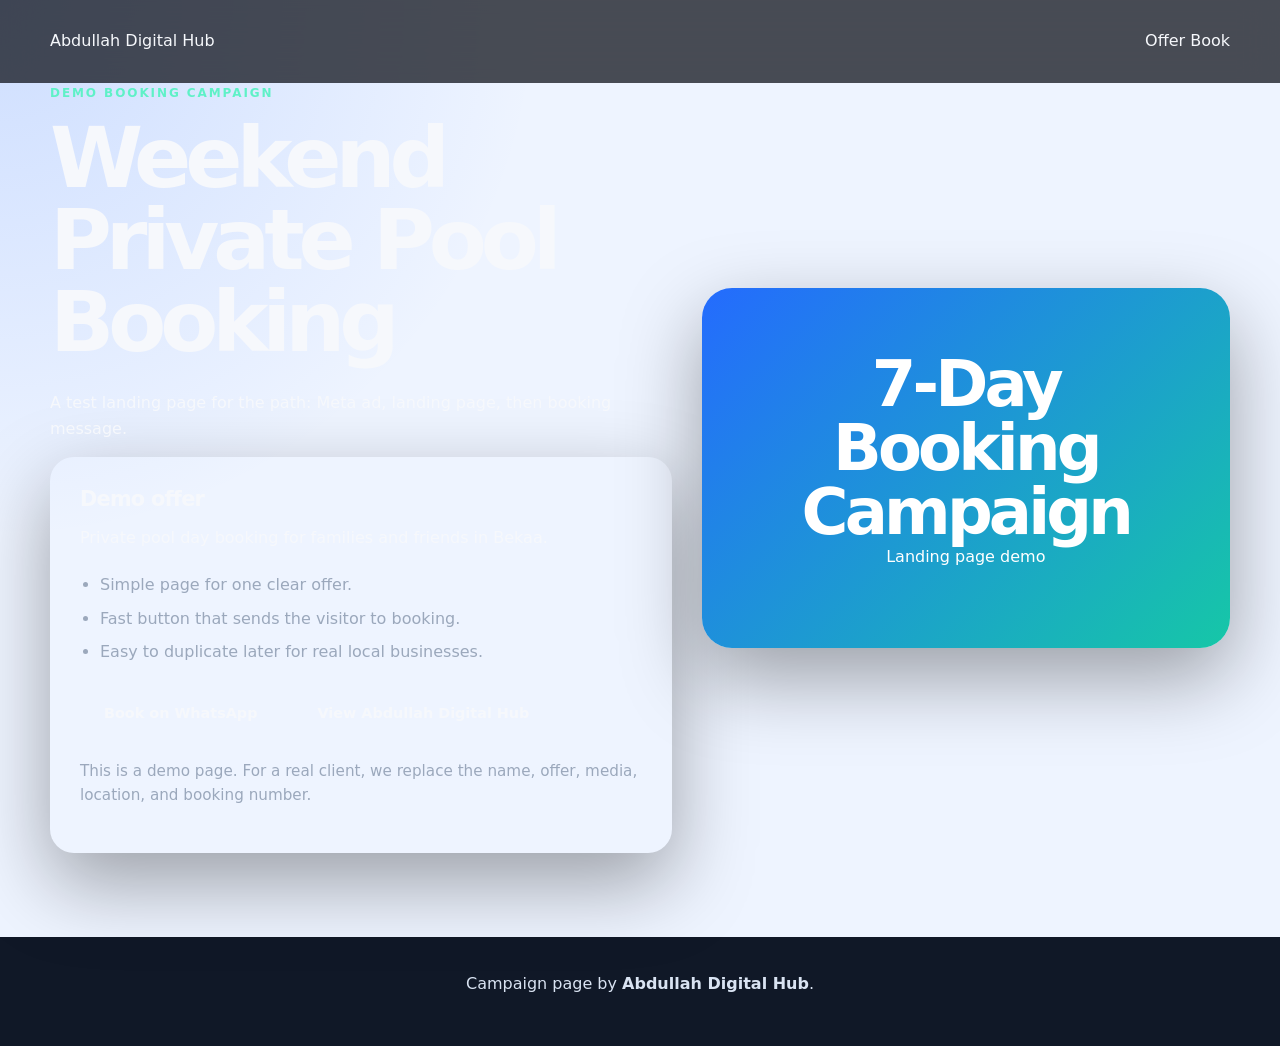
<file: lp/demo-booking.html>
<!DOCTYPE html>
<html lang="en">
<head>
  <meta charset="UTF-8">
  <meta name="viewport" content="width=device-width, initial-scale=1.0">
  <title>Demo Booking Campaign | Abdullah Digital Hub</title>
  <meta name="description" content="Demo landing page for testing a local booking campaign flow.">
  <link rel="stylesheet" href="../style.css">
  <style>
    .demo-hero {
      padding: 84px 0;
      background: radial-gradient(circle at top left, rgba(36, 107, 254, 0.16), transparent 34%), #eef4ff;
    }
    .demo-wrap {
      display: grid;
      grid-template-columns: 1fr 0.85fr;
      gap: 30px;
      align-items: center;
    }
    .demo-card {
      padding: 30px;
      border-radius: var(--radius);
      border: 1px solid var(--border);
      background: var(--surface);
      box-shadow: var(--shadow);
    }
    .demo-visual {
      min-height: 360px;
      display: grid;
      place-items: center;
      padding: 28px;
      border-radius: 30px;
      color: #fff;
      background: linear-gradient(135deg, #246bfe, #16c7a7);
      box-shadow: var(--shadow);
      text-align: center;
    }
    .demo-visual strong {
      font-size: clamp(2rem, 5vw, 4rem);
      line-height: 1;
      letter-spacing: -0.06em;
    }
    .demo-list {
      margin: 22px 0;
      padding-left: 20px;
      color: var(--muted);
    }
    .demo-list li {
      margin-bottom: 8px;
    }
    .small-note {
      margin-top: 18px;
      color: var(--muted);
      font-size: 0.95rem;
    }
    .demo-footer {
      padding: 34px 0;
      color: #d9e3f2;
      background: #101827;
      text-align: center;
    }
    @media (max-width: 820px) {
      .demo-wrap { grid-template-columns: 1fr; }
    }
  </style>
</head>
<body>
  <header class="site-header">
    <nav class="nav container" aria-label="Main navigation">
      <a class="logo" href="../index.html">Abdullah Digital Hub</a>
      <div class="nav-links">
        <a href="#offer">Offer</a>
        <a href="#book">Book</a>
      </div>
    </nav>
  </header>

  <main>
    <section class="demo-hero">
      <div class="container demo-wrap">
        <div>
          <p class="eyebrow">Demo booking campaign</p>
          <h1>Weekend Private Pool Booking</h1>
          <p class="subtitle">A test landing page for the path: Meta ad, landing page, then booking message.</p>
          <div id="offer" class="demo-card">
            <h3>Demo offer</h3>
            <p>Private pool day booking for families and friends in Bekaa.</p>
            <ul class="demo-list">
              <li>Simple page for one clear offer.</li>
              <li>Fast button that sends the visitor to booking.</li>
              <li>Easy to duplicate later for real local businesses.</li>
            </ul>
            <div class="hero-actions" id="book">
              <a class="button primary" href="https://wa.me/9613341360?text=Hi%20I%20want%20to%20book%20the%20private%20pool%20demo">Book on WhatsApp</a>
              <a class="button secondary" href="../index.html">View Abdullah Digital Hub</a>
            </div>
            <p class="small-note">This is a demo page. For a real client, we replace the name, offer, media, location, and booking number.</p>
          </div>
        </div>
        <div class="demo-visual" aria-label="Campaign visual placeholder">
          <div>
            <strong>7-Day<br>Booking<br>Campaign</strong>
            <p>Landing page demo</p>
          </div>
        </div>
      </div>
    </section>
  </main>

  <footer class="demo-footer">
    <div class="container">
      <p>Campaign page by <strong>Abdullah Digital Hub</strong>.</p>
    </div>
  </footer>
</body>
</html>
</file>
<file: style.css>
:root {
  --ink: #080b12;
  --ink-soft: #0e1420;
  --panel: #121a28;
  --panel-light: #172235;
  --text: #f6f8fc;
  --muted: #9ba8bc;
  --muted-light: #c3ccda;
  --line: rgba(255, 255, 255, 0.1);
  --line-strong: rgba(255, 255, 255, 0.17);
  --blue: #4e7cff;
  --blue-light: #8aa7ff;
  --mint: #5ff1c7;
  --paper: #f5f1e8;
  --dark-text: #101521;
  --shadow: 0 30px 80px rgba(0, 0, 0, 0.35);
  --radius-sm: 16px;
  --radius: 24px;
  --radius-lg: 34px;
  --container: 1180px;
}

* { box-sizing: border-box; }

html {
  scroll-behavior: smooth;
  scroll-padding-top: 94px;
}

body {
  margin: 0;
  overflow-x: hidden;
  color: var(--text);
  background: var(--ink);
  font-family: "Manrope", Inter, ui-sans-serif, system-ui, -apple-system, BlinkMacSystemFont, "Segoe UI", sans-serif;
  line-height: 1.6;
  -webkit-font-smoothing: antialiased;
}

body::before {
  position: fixed;
  inset: 0;
  z-index: -2;
  pointer-events: none;
  content: "";
  opacity: 0.15;
  background-image: linear-gradient(rgba(255,255,255,.025) 1px, transparent 1px), linear-gradient(90deg, rgba(255,255,255,.025) 1px, transparent 1px);
  background-size: 54px 54px;
  mask-image: linear-gradient(to bottom, #000, transparent 70%);
}

::selection { color: var(--ink); background: var(--mint); }

a { color: inherit; text-decoration: none; }
button { color: inherit; font: inherit; }
svg { display: block; }

.container {
  width: min(var(--container), calc(100% - 40px));
  margin-inline: auto;
}

.sr-only {
  position: absolute;
  width: 1px;
  height: 1px;
  padding: 0;
  margin: -1px;
  overflow: hidden;
  clip: rect(0, 0, 0, 0);
  white-space: nowrap;
  border: 0;
}

.skip-link {
  position: fixed;
  top: 12px;
  left: 12px;
  z-index: 1000;
  padding: 10px 14px;
  color: var(--ink);
  background: var(--mint);
  border-radius: 10px;
  transform: translateY(-150%);
  transition: transform .2s ease;
}

.skip-link:focus { transform: translateY(0); }

:focus-visible {
  outline: 3px solid var(--mint);
  outline-offset: 4px;
}

.site-header {
  position: fixed;
  inset: 0 0 auto;
  z-index: 100;
  background: rgba(8, 11, 18, 0.72);
  border-bottom: 1px solid transparent;
  backdrop-filter: blur(18px);
  transition: background .25s ease, border-color .25s ease;
}

.site-header.scrolled {
  background: rgba(8, 11, 18, 0.92);
  border-color: var(--line);
}

.nav {
  min-height: 82px;
  display: flex;
  align-items: center;
  justify-content: space-between;
  gap: 24px;
}

.brand { display: inline-flex; align-items: center; gap: 11px; }

.brand-mark {
  width: 38px;
  height: 38px;
  display: grid;
  place-items: center;
  color: var(--ink);
  background: linear-gradient(135deg, var(--mint), #d9fff4);
  border-radius: 12px;
  font-weight: 900;
  box-shadow: 0 8px 28px rgba(95, 241, 199, .16);
}

.brand-copy { display: grid; line-height: 1.05; }
.brand-copy strong { font-size: .95rem; letter-spacing: -.03em; }
.brand-copy small { margin-top: 4px; color: var(--muted); font-size: .67rem; letter-spacing: .12em; text-transform: uppercase; }

.nav-menu { display: flex; align-items: center; gap: 30px; }
.nav-menu > a:not(.nav-cta) { color: var(--muted-light); font-size: .88rem; font-weight: 600; transition: color .2s ease; }
.nav-menu > a:not(.nav-cta):hover { color: var(--text); }

.language-toggle {
  min-width: 62px;
  padding: 7px 10px;
  color: var(--muted-light);
  background: transparent;
  border: 1px solid var(--line);
  border-radius: 999px;
  cursor: pointer;
  font-size: .78rem;
  font-weight: 700;
  transition: border-color .2s ease, color .2s ease;
}

.language-toggle:hover { color: var(--text); border-color: var(--line-strong); }

.nav-cta {
  padding: 11px 17px;
  color: var(--ink);
  background: var(--text);
  border-radius: 999px;
  font-size: .82rem;
  font-weight: 800;
  transition: transform .2s ease, background .2s ease;
}

.nav-cta:hover { background: var(--mint); transform: translateY(-2px); }
.menu-toggle { display: none; }

.hero {
  position: relative;
  min-height: 880px;
  display: grid;
  align-items: center;
  overflow: hidden;
  padding: 150px 0 92px;
}

.hero::after {
  position: absolute;
  right: -10%;
  bottom: -25%;
  width: 760px;
  height: 760px;
  pointer-events: none;
  content: "";
  border: 1px solid rgba(255,255,255,.05);
  border-radius: 50%;
  box-shadow: 0 0 0 90px rgba(255,255,255,.018), 0 0 0 180px rgba(255,255,255,.012);
}

.hero-glow { position: absolute; pointer-events: none; border-radius: 50%; filter: blur(5px); }
.hero-glow-one { top: 4%; left: 40%; width: 520px; height: 520px; background: radial-gradient(circle, rgba(78,124,255,.17), transparent 68%); }
.hero-glow-two { right: 2%; bottom: 5%; width: 390px; height: 390px; background: radial-gradient(circle, rgba(95,241,199,.1), transparent 70%); }

.hero-grid {
  position: relative;
  z-index: 2;
  display: grid;
  grid-template-columns: minmax(0, 1.08fr) minmax(380px, .92fr);
  align-items: center;
  gap: 80px;
}

.availability {
  width: fit-content;
  margin-bottom: 30px;
  display: flex;
  align-items: center;
  gap: 10px;
  padding: 8px 13px;
  color: var(--muted-light);
  background: rgba(255,255,255,.04);
  border: 1px solid var(--line);
  border-radius: 999px;
  font-size: .76rem;
  font-weight: 600;
}

.pulse { width: 8px; height: 8px; background: var(--mint); border-radius: 50%; box-shadow: 0 0 0 5px rgba(95,241,199,.09); animation: pulse 2.2s infinite; }
@keyframes pulse { 50% { box-shadow: 0 0 0 9px rgba(95,241,199,0); } }

.eyebrow {
  margin: 0 0 15px;
  color: var(--mint);
  font-size: .75rem;
  font-weight: 800;
  letter-spacing: .16em;
  text-transform: uppercase;
}

h1, h2, h3, p { margin-top: 0; }

h1 {
  max-width: 760px;
  margin-bottom: 26px;
  font-size: clamp(3.4rem, 6.6vw, 6.7rem);
  line-height: .97;
  letter-spacing: -.072em;
}

h1 span { color: transparent; background: linear-gradient(105deg, #f7f9fd 0%, var(--blue-light) 48%, var(--mint) 110%); background-clip: text; -webkit-background-clip: text; }

h2 {
  margin-bottom: 20px;
  font-size: clamp(2.35rem, 4.4vw, 4.5rem);
  line-height: 1.02;
  letter-spacing: -.06em;
}

h3 { margin-bottom: 12px; font-size: 1.3rem; line-height: 1.22; letter-spacing: -.035em; }

.hero-subtitle {
  max-width: 670px;
  margin-bottom: 34px;
  color: var(--muted-light);
  font-size: clamp(1.02rem, 1.5vw, 1.19rem);
}

.hero-actions { display: flex; flex-wrap: wrap; gap: 12px; }

.button {
  min-height: 54px;
  display: inline-flex;
  align-items: center;
  justify-content: center;
  gap: 11px;
  padding: 0 23px;
  border: 1px solid transparent;
  border-radius: 999px;
  font-size: .9rem;
  font-weight: 800;
  transition: transform .2s ease, background .2s ease, border-color .2s ease, box-shadow .2s ease;
}

.button svg { width: 18px; fill: none; stroke: currentColor; stroke-width: 1.8; stroke-linecap: round; stroke-linejoin: round; transition: transform .2s ease; }
.button:hover { transform: translateY(-3px); }
.button:hover svg { transform: translateX(3px); }
.button-primary { color: var(--ink); background: var(--mint); box-shadow: 0 15px 36px rgba(95,241,199,.14); }
.button-primary:hover { background: #79f8d4; box-shadow: 0 20px 45px rgba(95,241,199,.2); }
.button-secondary { color: var(--text); background: rgba(255,255,255,.035); border-color: var(--line-strong); }
.button-secondary:hover { background: rgba(255,255,255,.075); }

.hero-note { margin: 22px 0 0; color: #77859a; font-size: .76rem; }

.system-card {
  position: relative;
  padding: 26px;
  background: linear-gradient(145deg, rgba(23,34,53,.93), rgba(12,18,29,.96));
  border: 1px solid var(--line-strong);
  border-radius: var(--radius-lg);
  box-shadow: var(--shadow);
  transform: perspective(1200px) rotateY(-4deg) rotateX(1deg);
}

.system-card::before { position: absolute; inset: 1px; pointer-events: none; content: ""; border-radius: inherit; background: linear-gradient(135deg, rgba(255,255,255,.06), transparent 42%); }
.system-card-top, .system-score, .system-footer { position: relative; display: flex; align-items: center; justify-content: space-between; gap: 18px; }
.system-card-top { padding-bottom: 22px; color: var(--muted); border-bottom: 1px solid var(--line); font-size: .73rem; font-weight: 700; letter-spacing: .08em; text-transform: uppercase; }
.live-indicator { display: flex; align-items: center; gap: 7px; color: var(--mint); }
.live-indicator i { width: 6px; height: 6px; background: var(--mint); border-radius: 50%; }

.system-score { padding: 23px 0 21px; }
.system-score div { display: grid; gap: 4px; }
.system-score small { color: var(--muted); font-size: .64rem; letter-spacing: .12em; }
.system-score strong { max-width: 260px; font-size: 1.19rem; line-height: 1.3; }
.score-icon { width: 44px; height: 44px; display: grid; place-items: center; color: var(--ink); background: var(--mint); border-radius: 15px; font-size: 1.2rem; font-weight: 900; }

.system-flow { position: relative; padding: 22px; background: rgba(3,7,13,.42); border: 1px solid var(--line); border-radius: 22px; }
.flow-step { display: flex; align-items: center; gap: 14px; }
.flow-step > span { width: 36px; height: 36px; display: grid; place-items: center; flex: 0 0 auto; color: var(--muted-light); background: rgba(255,255,255,.05); border: 1px solid var(--line); border-radius: 11px; font-size: .67rem; font-weight: 800; }
.flow-step.active > span { color: var(--ink); background: var(--blue-light); border-color: transparent; }
.flow-step div { display: grid; }
.flow-step strong { font-size: .86rem; }
.flow-step small { color: var(--muted); font-size: .69rem; }
.flow-line { height: 21px; padding-left: 17px; }
.flow-line i { display: block; width: 1px; height: 100%; background: linear-gradient(var(--blue-light), var(--line)); }
.system-footer { padding-top: 18px; color: var(--muted); font-size: .7rem; }

.platform-strip { border-block: 1px solid var(--line); background: rgba(255,255,255,.015); }
.platform-row { min-height: 88px; display: flex; align-items: center; justify-content: space-between; gap: 28px; }
.platform-row > span { color: #66748a; font-size: .7rem; font-weight: 800; letter-spacing: .16em; text-transform: uppercase; }
.platforms { display: flex; align-items: center; justify-content: flex-end; flex-wrap: wrap; gap: 22px; color: #9ba8bc; }
.platforms strong { font-size: .86rem; }
.platforms i { width: 3px; height: 3px; background: #455267; border-radius: 50%; }

.section { padding: 128px 0; }
.section-intro { margin-bottom: 56px; display: grid; grid-template-columns: minmax(0, 1.1fr) minmax(300px, .55fr); align-items: end; gap: 70px; }
.section-intro h2 { max-width: 780px; margin-bottom: 0; }
.section-intro > p { margin: 0 0 8px; color: var(--muted); font-size: .95rem; }

.services { background: linear-gradient(180deg, var(--ink) 0%, var(--ink-soft) 100%); }
.bento-grid { display: grid; grid-template-columns: repeat(2, minmax(0, 1fr)); gap: 18px; }
.service-card { position: relative; min-height: 340px; overflow: hidden; padding: 34px; background: linear-gradient(150deg, rgba(23,34,53,.75), rgba(13,20,31,.92)); border: 1px solid var(--line); border-radius: var(--radius); transition: transform .25s ease, border-color .25s ease; }
.service-card:hover { transform: translateY(-5px); border-color: rgba(138,167,255,.32); }
.service-card-featured { grid-row: span 2; min-height: 698px; display: flex; flex-direction: column; justify-content: flex-end; padding-top: 210px; }
.service-card-featured::before { position: absolute; top: -145px; right: -145px; width: 440px; height: 440px; content: ""; background: radial-gradient(circle, rgba(78,124,255,.35), transparent 67%); border-radius: 50%; }
.card-number { position: absolute; top: 30px; right: 30px; color: #627087; font-size: .7rem; font-weight: 800; letter-spacing: .12em; }
.service-icon { width: 54px; height: 54px; margin-bottom: 27px; display: grid; place-items: center; color: var(--mint); background: rgba(95,241,199,.07); border: 1px solid rgba(95,241,199,.17); border-radius: 17px; }
.service-icon svg { width: 28px; fill: none; stroke: currentColor; stroke-width: 1.6; stroke-linecap: round; stroke-linejoin: round; }
.service-card h3 { max-width: 390px; font-size: 1.55rem; }
.service-card p { max-width: 490px; color: var(--muted); font-size: .88rem; }
.service-card ul { margin: 28px 0 0; padding: 0; list-style: none; border-top: 1px solid var(--line); }
.service-card li { padding: 13px 0; display: flex; align-items: center; gap: 10px; color: var(--muted-light); border-bottom: 1px solid var(--line); font-size: .81rem; }
.service-card li::before { width: 6px; height: 6px; flex: 0 0 auto; content: ""; background: var(--mint); border-radius: 50%; }
.service-card-wide { min-height: 340px; grid-column: 2; display: grid; grid-template-columns: .9fr 1.1fr; align-items: center; gap: 30px; }
.service-card-wide .card-number { position: static; margin-bottom: 68px; }
.content-preview { height: 230px; display: flex; align-items: flex-end; justify-content: center; gap: 9px; transform: rotate(-4deg) translateX(18px); }
.preview-post { width: 90px; height: 165px; padding: 9px; display: flex; flex-direction: column; justify-content: flex-end; background: linear-gradient(150deg, #25324b, #111a2a); border: 1px solid var(--line-strong); border-radius: 13px; box-shadow: 0 20px 35px rgba(0,0,0,.3); }
.preview-post-main { width: 112px; height: 205px; align-items: center; justify-content: center; color: var(--text); background: linear-gradient(150deg, #4e7cff, #1d345d); }
.preview-post b { margin-bottom: auto; align-self: center; font-size: 1rem; }
.preview-post span { width: 28px; height: 28px; margin-bottom: auto; background: var(--mint); border-radius: 50%; }
.preview-post i { width: 100%; height: 5px; margin-top: 6px; background: rgba(255,255,255,.18); border-radius: 5px; }
.preview-post i:last-child { width: 65%; }

.work { background: var(--paper); color: var(--dark-text); }
.work .eyebrow { color: #315fd7; }
.work .section-intro > p { color: #687286; }
.project-grid { display: grid; grid-template-columns: repeat(2, minmax(0,1fr)); gap: 20px; }
.project-card { overflow: hidden; background: #fff; border: 1px solid rgba(16,21,33,.1); border-radius: 26px; box-shadow: 0 18px 60px rgba(24,35,55,.08); transition: transform .25s ease, box-shadow .25s ease; }
.project-card:hover { transform: translateY(-5px); box-shadow: 0 26px 70px rgba(24,35,55,.13); }
.project-main { grid-column: 1 / -1; display: grid; grid-template-columns: 1.17fr .83fr; }
.project-visual { min-height: 500px; display: grid; place-items: center; overflow: hidden; background: #0e1625; }
.probook-visual { position: relative; background: radial-gradient(circle at 18% 10%, rgba(95,241,199,.18), transparent 32%), linear-gradient(140deg,#111d30,#080d16); }
.probook-visual::before { position: absolute; inset: 0; content: ""; opacity: .28; background-image: linear-gradient(rgba(255,255,255,.05) 1px, transparent 1px),linear-gradient(90deg,rgba(255,255,255,.05) 1px,transparent 1px); background-size: 35px 35px; }
.probook-window { position: relative; width: min(84%, 610px); overflow: hidden; background: #f5f7fb; border: 1px solid rgba(255,255,255,.2); border-radius: 17px; box-shadow: 0 40px 90px rgba(0,0,0,.5); transform: perspective(900px) rotateY(7deg) rotateX(2deg); }
.window-bar { height: 34px; padding: 0 13px; display: flex; align-items: center; gap: 5px; background: #dfe5ed; }
.window-bar i { width: 7px; height: 7px; background: #9ea9b8; border-radius: 50%; }
.probook-layout { min-height: 310px; display: grid; grid-template-columns: 74px 1fr; }
.probook-sidebar { padding: 23px 16px; display: flex; flex-direction: column; align-items: center; gap: 18px; color: #0c1726; background: #5ff1c7; }
.probook-sidebar strong { margin-bottom: 15px; font-size: 1.4rem; }
.probook-sidebar span { width: 26px; height: 4px; background: rgba(8,11,18,.35); border-radius: 4px; }
.probook-content { padding: 52px 44px; display: flex; flex-direction: column; align-items: flex-start; color: #111b2d; }
.probook-content small { margin-bottom: 15px; color: #356be7; font-size: .6rem; font-weight: 900; letter-spacing: .15em; }
.probook-content strong { margin-bottom: 28px; font-size: clamp(1.2rem,2.2vw,2rem); line-height: 1.17; letter-spacing: -.04em; }
.probook-content i { width: 90%; height: 8px; margin-bottom: 11px; background: #dce2e9; border-radius: 8px; }
.probook-content i:last-child { width: 55%; }
.project-copy { padding: 34px; }
.project-main .project-copy { padding: 52px; display: flex; flex-direction: column; justify-content: center; }
.project-meta { margin-bottom: 28px; display: flex; align-items: center; justify-content: space-between; gap: 18px; color: #6d788b; font-size: .7rem; font-weight: 800; letter-spacing: .07em; text-transform: uppercase; }
.status { padding: 6px 9px; color: #315fd7; background: #eaf0ff; border-radius: 999px; letter-spacing: .04em; }
.status-live { color: #0a7559; background: #dff9f0; }
.project-copy h3 { font-size: 1.75rem; }
.project-copy p { color: #657085; font-size: .87rem; }
.tags { margin-top: 25px; display: flex; flex-wrap: wrap; gap: 7px; }
.tags span { padding: 6px 9px; color: #5f697b; background: #f1f3f6; border-radius: 999px; font-size: .64rem; font-weight: 700; }
.project-mini-visual { height: 300px; display: grid; place-items: center; overflow: hidden; }
.cv-visual { position: relative; background: linear-gradient(135deg,#e5ebf6,#c8d3e5); }
.cv-paper { position: relative; width: 150px; height: 205px; padding: 30px 22px; display: flex; flex-direction: column; gap: 13px; background: #fff; border-radius: 5px; box-shadow: 15px 22px 40px rgba(25,37,56,.2); transform: rotate(-7deg); }
.cv-paper span { width: 45px; height: 45px; background: #2b61df; border-radius: 50%; }
.cv-paper i { height: 7px; background: #dce2e9; border-radius: 7px; }
.cv-paper i:nth-of-type(2) { width: 75%; }
.cv-paper b { position: absolute; right: -18px; bottom: -17px; width: 55px; height: 55px; display: grid; place-items: center; color: #0b3b30; background: var(--mint); border: 5px solid #d2dceb; border-radius: 50%; font-size: 1.4rem; }
.reaction-bubble { position: absolute; top: 50px; right: 18%; padding: 8px 12px; color: #fff; background: #111b2d; border-radius: 12px 12px 12px 2px; font-size: .8rem; font-weight: 800; transform: rotate(7deg); }
.hub-visual { position: relative; color: #f6f8fc; background: radial-gradient(circle,#1d3766 0%,#0b1220 58%,#070b12 100%); }
.hub-visual strong { position: relative; z-index: 2; width: 108px; height: 108px; display: grid; place-items: center; background: rgba(255,255,255,.06); border: 1px solid rgba(255,255,255,.18); border-radius: 28px; font-size: 1.45rem; letter-spacing: -.05em; box-shadow: 0 25px 55px rgba(0,0,0,.4); backdrop-filter: blur(10px); }
.hub-orbit { position: absolute; border: 1px solid rgba(138,167,255,.25); border-radius: 50%; }
.orbit-one { width: 200px; height: 200px; }
.orbit-two { width: 290px; height: 290px; border-style: dashed; animation: spin 28s linear infinite; }
@keyframes spin { to { transform: rotate(360deg); } }

.process { background: #0b1019; }
.process-grid { display: grid; grid-template-columns: .8fr 1.2fr; gap: 100px; }
.process-intro { position: sticky; top: 140px; align-self: start; }
.process-intro > p:not(.eyebrow) { max-width: 440px; color: var(--muted); }
.text-link { margin-top: 25px; display: inline-flex; align-items: center; gap: 10px; color: var(--mint); font-size: .86rem; font-weight: 800; }
.text-link span:last-child { transition: transform .2s ease; }
.text-link:hover span:last-child { transform: translate(3px,-3px); }
.process-list { margin: 0; padding: 0; list-style: none; }
.process-list li { padding: 38px 0; display: grid; grid-template-columns: 56px 1fr; gap: 30px; border-top: 1px solid var(--line); }
.process-list li:last-child { border-bottom: 1px solid var(--line); }
.process-list li > span { width: 42px; height: 42px; display: grid; place-items: center; color: var(--blue-light); background: rgba(78,124,255,.08); border: 1px solid rgba(138,167,255,.2); border-radius: 13px; font-size: .68rem; font-weight: 900; }
.process-list h3 { margin: 4px 0 7px; font-size: 1.35rem; }
.process-list p { max-width: 530px; margin: 0; color: var(--muted); font-size: .86rem; }

.about { background: var(--ink); }
.about-card { min-height: 520px; display: grid; grid-template-columns: .72fr 1.28fr; overflow: hidden; background: linear-gradient(140deg,#152139,#0d1522); border: 1px solid var(--line); border-radius: var(--radius-lg); }
.about-mark { min-height: 420px; display: grid; place-items: center; overflow: hidden; background: radial-gradient(circle at 50% 40%, rgba(95,241,199,.16), transparent 35%), linear-gradient(135deg,#111c2c,#080e17); border-right: 1px solid var(--line); }
.about-mark span { position: relative; width: 190px; height: 230px; display: grid; place-items: center; color: #0b1019; background: linear-gradient(145deg,var(--mint),#8ba9ff); border-radius: 70px 70px 25px 25px; font-size: 3rem; font-weight: 900; letter-spacing: -.09em; box-shadow: 0 35px 90px rgba(0,0,0,.4); transform: rotate(-5deg); }
.about-mark span::before { position: absolute; inset: 15px; content: ""; border: 1px solid rgba(8,11,18,.25); border-radius: inherit; }
.about-copy { padding: 64px; display: flex; flex-direction: column; justify-content: center; }
.about-copy > p:not(.eyebrow) { max-width: 690px; color: var(--muted-light); font-size: .96rem; }
.principles { margin-top: 30px; display: grid; grid-template-columns: repeat(3,1fr); gap: 12px; }
.principles div { padding: 18px; display: grid; gap: 4px; background: rgba(255,255,255,.035); border: 1px solid var(--line); border-radius: 16px; }
.principles strong { font-size: .84rem; }
.principles span { color: var(--muted); font-size: .7rem; }

.faq { background: var(--paper); color: var(--dark-text); }
.faq .eyebrow { color: #315fd7; }
.faq-grid { display: grid; grid-template-columns: .6fr 1.4fr; gap: 100px; }
.faq-list { border-top: 1px solid rgba(16,21,33,.14); }
.faq details { border-bottom: 1px solid rgba(16,21,33,.14); }
.faq summary { padding: 26px 0; display: flex; align-items: center; justify-content: space-between; gap: 20px; cursor: pointer; list-style: none; font-size: 1rem; font-weight: 800; }
.faq summary::-webkit-details-marker { display: none; }
.faq summary i { width: 30px; height: 30px; display: grid; place-items: center; flex: 0 0 auto; color: #315fd7; background: #e6ebf6; border-radius: 50%; font-style: normal; transition: transform .2s ease; }
.faq details[open] summary i { transform: rotate(45deg); }
.faq details p { max-width: 700px; margin: -7px 0 26px; color: #667085; font-size: .88rem; }

.final-cta { padding: 0 0 118px; background: var(--paper); color: var(--dark-text); }
.cta-card { position: relative; min-height: 510px; display: flex; flex-direction: column; align-items: center; justify-content: center; overflow: hidden; padding: 70px 24px; text-align: center; color: var(--text); background: linear-gradient(135deg,#315fd7,#182c54 60%,#0d1626); border-radius: var(--radius-lg); box-shadow: 0 30px 80px rgba(23,49,105,.22); }
.cta-card::before { position: absolute; inset: 0; content: ""; opacity: .12; background-image: linear-gradient(rgba(255,255,255,.1) 1px,transparent 1px),linear-gradient(90deg,rgba(255,255,255,.1) 1px,transparent 1px); background-size: 38px 38px; mask-image: radial-gradient(circle,#000,transparent 80%); }
.cta-card > * { position: relative; z-index: 2; }
.cta-card h2 { max-width: 840px; }
.cta-card > p:not(.eyebrow):not(.arabic-line) { max-width: 620px; color: #d4dded; }
.cta-card .eyebrow { color: var(--mint); }
.button-light { margin-top: 15px; color: var(--dark-text); background: #fff; }
.button-light:hover { background: var(--mint); }
.arabic-line { margin: 22px 0 0; color: #b9c7dc; font-family: Tahoma, Arial, sans-serif; font-size: .8rem; }
.cta-orbit { position: absolute; z-index: 1; width: 720px; height: 720px; border: 1px solid rgba(255,255,255,.1); border-radius: 50%; box-shadow: 0 0 0 85px rgba(255,255,255,.025),0 0 0 170px rgba(255,255,255,.018); }

.site-footer { padding: 65px 0 22px; background: #06090f; border-top: 1px solid var(--line); }
.footer-main { padding-bottom: 52px; display: grid; grid-template-columns: 1fr 1fr auto; align-items: center; gap: 40px; }
.footer-main > p { margin: 0; color: var(--muted); font-size: .82rem; }
.footer-social { display: flex; gap: 20px; color: var(--muted-light); font-size: .8rem; font-weight: 700; }
.footer-social a:hover { color: var(--mint); }
.footer-bottom { padding-top: 22px; display: flex; align-items: center; justify-content: space-between; gap: 20px; color: #657085; border-top: 1px solid var(--line); font-size: .69rem; }
.footer-bottom p { margin: 0; }
.footer-bottom div { display: flex; gap: 18px; }
.footer-bottom a:hover { color: var(--text); }

.whatsapp-float { position: fixed; right: 22px; bottom: 22px; z-index: 80; width: 54px; height: 54px; display: grid; place-items: center; color: #052b22; background: var(--mint); border: 1px solid rgba(255,255,255,.5); border-radius: 50%; box-shadow: 0 14px 34px rgba(0,0,0,.35); transition: transform .2s ease; }
.whatsapp-float:hover { transform: translateY(-4px) scale(1.03); }
.whatsapp-float svg { width: 29px; fill: none; stroke: currentColor; stroke-width: 1.6; stroke-linecap: round; stroke-linejoin: round; }

.consent { position: fixed; left: 22px; bottom: 22px; z-index: 120; width: min(560px, calc(100% - 44px)); padding: 18px; display: flex; align-items: center; justify-content: space-between; gap: 18px; color: var(--text); background: rgba(16,23,35,.96); border: 1px solid var(--line-strong); border-radius: 18px; box-shadow: var(--shadow); backdrop-filter: blur(18px); }
.consent[hidden] { display: none; }
.consent strong { font-size: .83rem; }
.consent p { margin: 3px 0 0; color: var(--muted); font-size: .7rem; }
.consent-actions { display: flex; flex: 0 0 auto; gap: 7px; }
.consent button { padding: 8px 12px; border-radius: 10px; cursor: pointer; font-size: .69rem; font-weight: 800; }
.consent-reject { color: var(--muted-light); background: transparent; border: 1px solid var(--line); }
.consent-accept { color: var(--ink); background: var(--mint); border: 1px solid var(--mint); }

.legal-page { min-height: 100vh; display: flex; flex-direction: column; background: var(--ink); }
.legal-main { flex: 1; padding: 145px 0 90px; }
.legal-card { max-width: 900px; padding: 52px; background: var(--ink-soft); border: 1px solid var(--line); border-radius: var(--radius-lg); }
.legal-card h1 { font-size: clamp(2.8rem,6vw,5.5rem); }
.legal-card h2 { margin-top: 42px; font-size: 1.5rem; letter-spacing: -.035em; }
.legal-card p, .legal-card li { color: var(--muted-light); font-size: .9rem; }
.legal-card li { margin-bottom: 10px; }
.legal-back { margin-bottom: 34px; display: inline-flex; align-items: center; gap: 8px; color: var(--mint); font-size: .8rem; font-weight: 800; }

.reveal { opacity: 0; transform: translateY(24px); transition: opacity .75s ease, transform .75s cubic-bezier(.2,.75,.25,1); }
.reveal.visible { opacity: 1; transform: translateY(0); }

[dir="rtl"] body { font-family: Tahoma, "Segoe UI", Arial, sans-serif; }
[dir="rtl"] h1, [dir="rtl"] h2 { letter-spacing: -.035em; }
[dir="rtl"] .eyebrow { letter-spacing: .04em; }
[dir="rtl"] .system-card { transform: perspective(1200px) rotateY(4deg) rotateX(1deg); }
[dir="rtl"] .flow-line { padding-left: 0; padding-right: 17px; }
[dir="rtl"] .card-number { right: auto; left: 30px; }
[dir="rtl"] .button svg { transform: rotate(180deg); }
[dir="rtl"] .button:hover svg { transform: rotate(180deg) translateX(3px); }

@media (max-width: 1020px) {
  .nav-menu { gap: 18px; }
  .hero { min-height: auto; }
  .hero-grid { grid-template-columns: 1fr; gap: 60px; }
  .hero-copy { max-width: 800px; }
  .system-card { width: min(100%, 620px); transform: none; }
  .project-main { grid-template-columns: 1fr; }
  .project-visual { min-height: 450px; }
  .about-card { grid-template-columns: .62fr 1.38fr; }
  .about-copy { padding: 45px; }
}

@media (max-width: 820px) {
  .container { width: min(100% - 30px, var(--container)); }
  .nav { min-height: 72px; }
  .menu-toggle { width: 42px; height: 42px; display: grid; place-content: center; gap: 6px; background: rgba(255,255,255,.04); border: 1px solid var(--line); border-radius: 12px; cursor: pointer; }
  .menu-toggle > span:not(.sr-only) { width: 18px; height: 1px; background: var(--text); transition: transform .2s ease; }
  .menu-toggle[aria-expanded="true"] > span:nth-of-type(2) { transform: translateY(3.5px) rotate(45deg); }
  .menu-toggle[aria-expanded="true"] > span:nth-of-type(3) { transform: translateY(-3.5px) rotate(-45deg); }
  .nav-menu { position: absolute; top: 71px; left: 15px; right: 15px; display: none; align-items: stretch; gap: 0; padding: 15px; background: rgba(13,19,30,.98); border: 1px solid var(--line-strong); border-radius: 18px; box-shadow: var(--shadow); }
  .nav-menu.open { display: grid; }
  .nav-menu > a:not(.nav-cta) { padding: 13px 10px; border-bottom: 1px solid var(--line); }
  .language-toggle { width: fit-content; margin: 14px 10px; }
  .nav-cta { margin-top: 5px; text-align: center; }
  .hero { padding: 125px 0 75px; }
  .hero-grid { gap: 48px; }
  h1 { font-size: clamp(3.15rem,13vw,5.6rem); }
  .section { padding: 90px 0; }
  .section-intro { grid-template-columns: 1fr; gap: 22px; margin-bottom: 42px; }
  .section-intro > p { max-width: 620px; }
  .bento-grid { grid-template-columns: 1fr; }
  .service-card-featured { min-height: 580px; grid-row: auto; }
  .service-card-wide { grid-column: auto; grid-template-columns: 1fr; }
  .service-card-wide .card-number { position: absolute; margin: 0; }
  .content-preview { margin-top: 15px; transform: rotate(-3deg); }
  .project-grid { grid-template-columns: 1fr; }
  .project-main { grid-column: auto; }
  .project-visual { min-height: 380px; }
  .process-grid { grid-template-columns: 1fr; gap: 55px; }
  .process-intro { position: static; }
  .about-card { grid-template-columns: 1fr; }
  .about-mark { min-height: 330px; border-right: 0; border-bottom: 1px solid var(--line); }
  .about-mark span { width: 150px; height: 185px; }
  .faq-grid { grid-template-columns: 1fr; gap: 35px; }
  .footer-main { grid-template-columns: 1fr; gap: 25px; }
}

@media (max-width: 560px) {
  .container { width: min(100% - 24px, var(--container)); }
  .hero { padding-top: 112px; }
  .availability { max-width: 100%; font-size: .67rem; }
  h1 { font-size: clamp(2.85rem,14vw,4.35rem); }
  h2 { font-size: clamp(2.2rem,10vw,3.5rem); }
  .hero-actions, .button { width: 100%; }
  .system-card { padding: 16px; border-radius: 25px; }
  .system-flow { padding: 17px; }
  .system-score strong { font-size: .95rem; }
  .score-icon { width: 38px; height: 38px; }
  .platform-row { padding: 22px 0; align-items: flex-start; flex-direction: column; gap: 15px; }
  .platforms { justify-content: flex-start; gap: 12px; }
  .platforms i { display: none; }
  .platforms strong { padding: 6px 9px; background: rgba(255,255,255,.04); border-radius: 8px; font-size: .69rem; }
  .service-card { min-height: 0; padding: 26px; }
  .service-card-featured { min-height: 540px; }
  .card-number { top: 24px; right: 24px; }
  .content-preview { height: 205px; transform: scale(.87) rotate(-3deg); }
  .project-visual { min-height: 310px; }
  .probook-window { width: 93%; }
  .probook-layout { min-height: 235px; grid-template-columns: 54px 1fr; }
  .probook-content { padding: 35px 23px; }
  .project-copy, .project-main .project-copy { padding: 27px; }
  .project-mini-visual { height: 260px; }
  .process-list li { grid-template-columns: 43px 1fr; gap: 18px; }
  .about-copy { padding: 32px 24px; }
  .principles { grid-template-columns: 1fr; }
  .cta-card { min-height: 520px; padding: 60px 22px; border-radius: 25px; }
  .footer-bottom { align-items: flex-start; flex-direction: column; }
  .whatsapp-float { right: 14px; bottom: 14px; width: 50px; height: 50px; }
  .consent { left: 12px; bottom: 12px; width: calc(100% - 24px); align-items: stretch; flex-direction: column; }
  .consent-actions { justify-content: flex-end; }
  .legal-main { padding-top: 112px; }
  .legal-card { padding: 28px 22px; }
}

@media (prefers-reduced-motion: reduce) {
  html { scroll-behavior: auto; }
  *, *::before, *::after { animation-duration: .01ms !important; animation-iteration-count: 1 !important; transition-duration: .01ms !important; }
  .reveal { opacity: 1; transform: none; }
}
</file>
